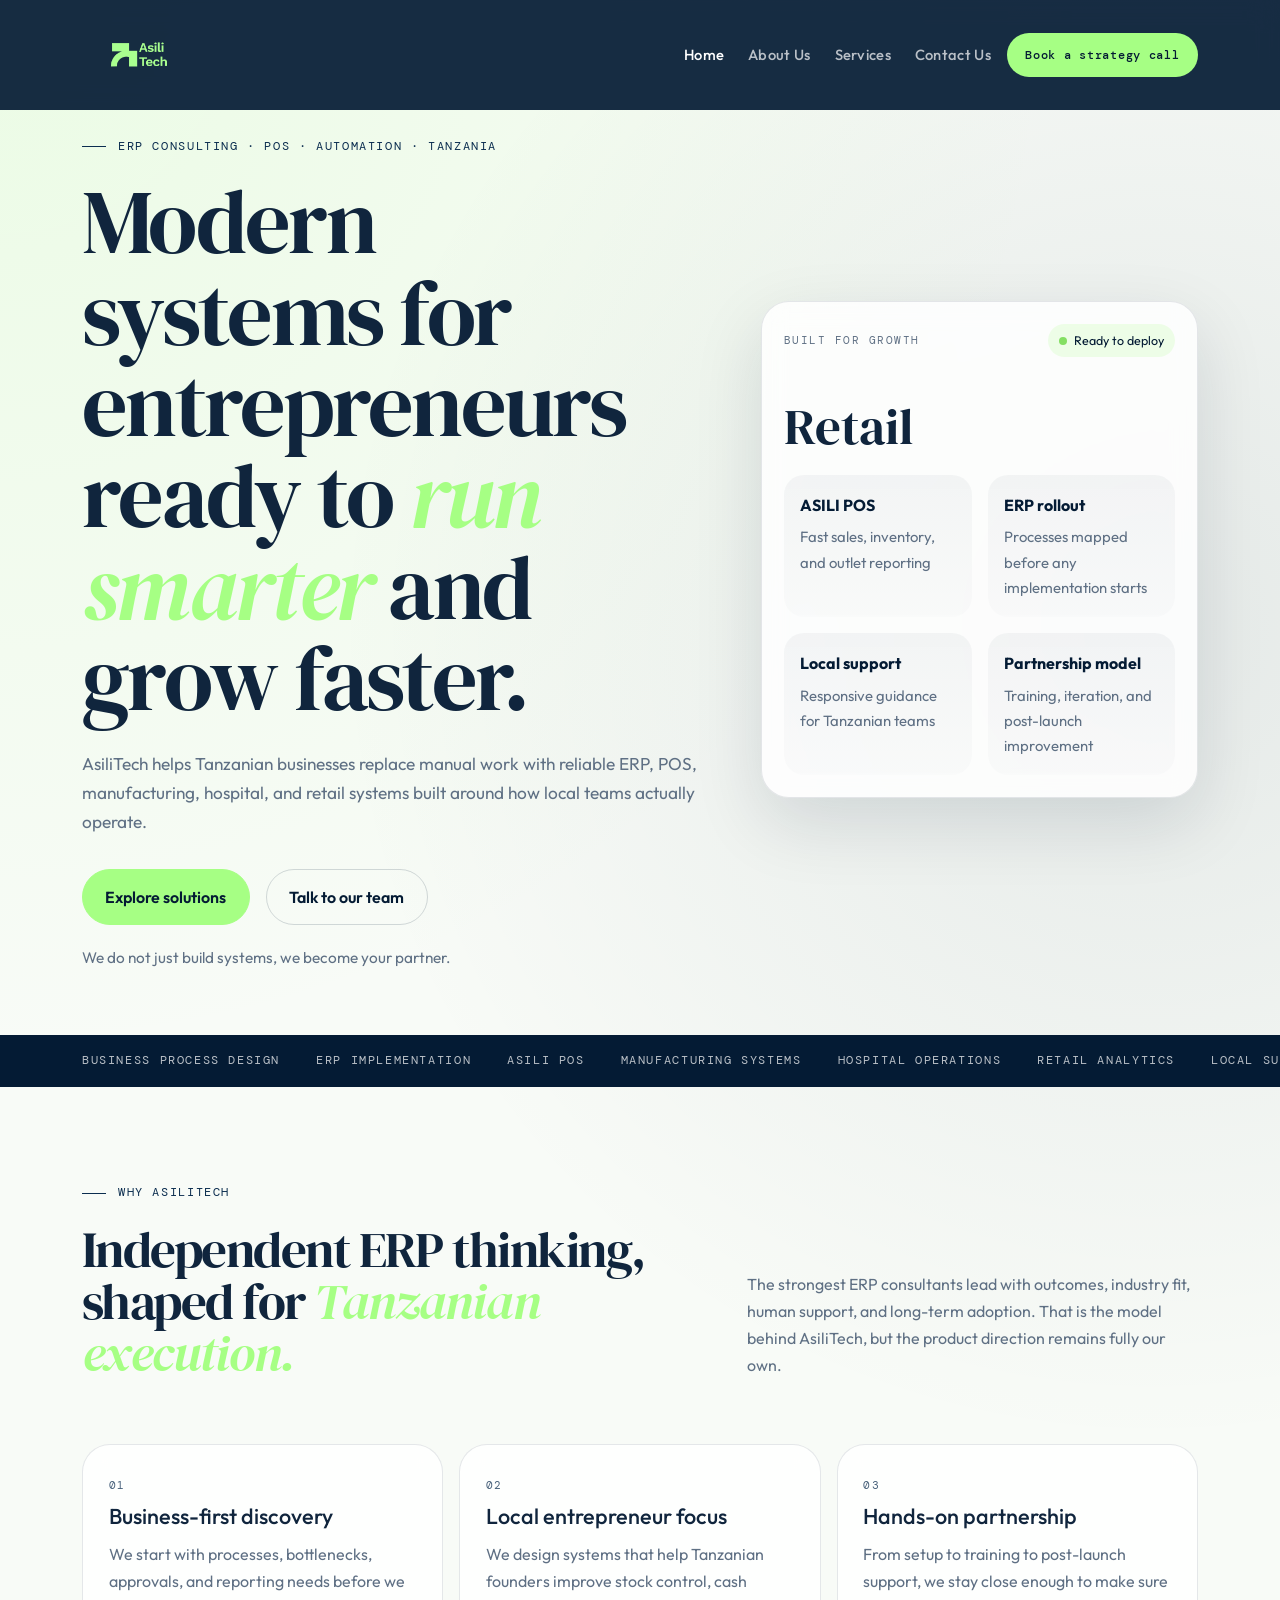
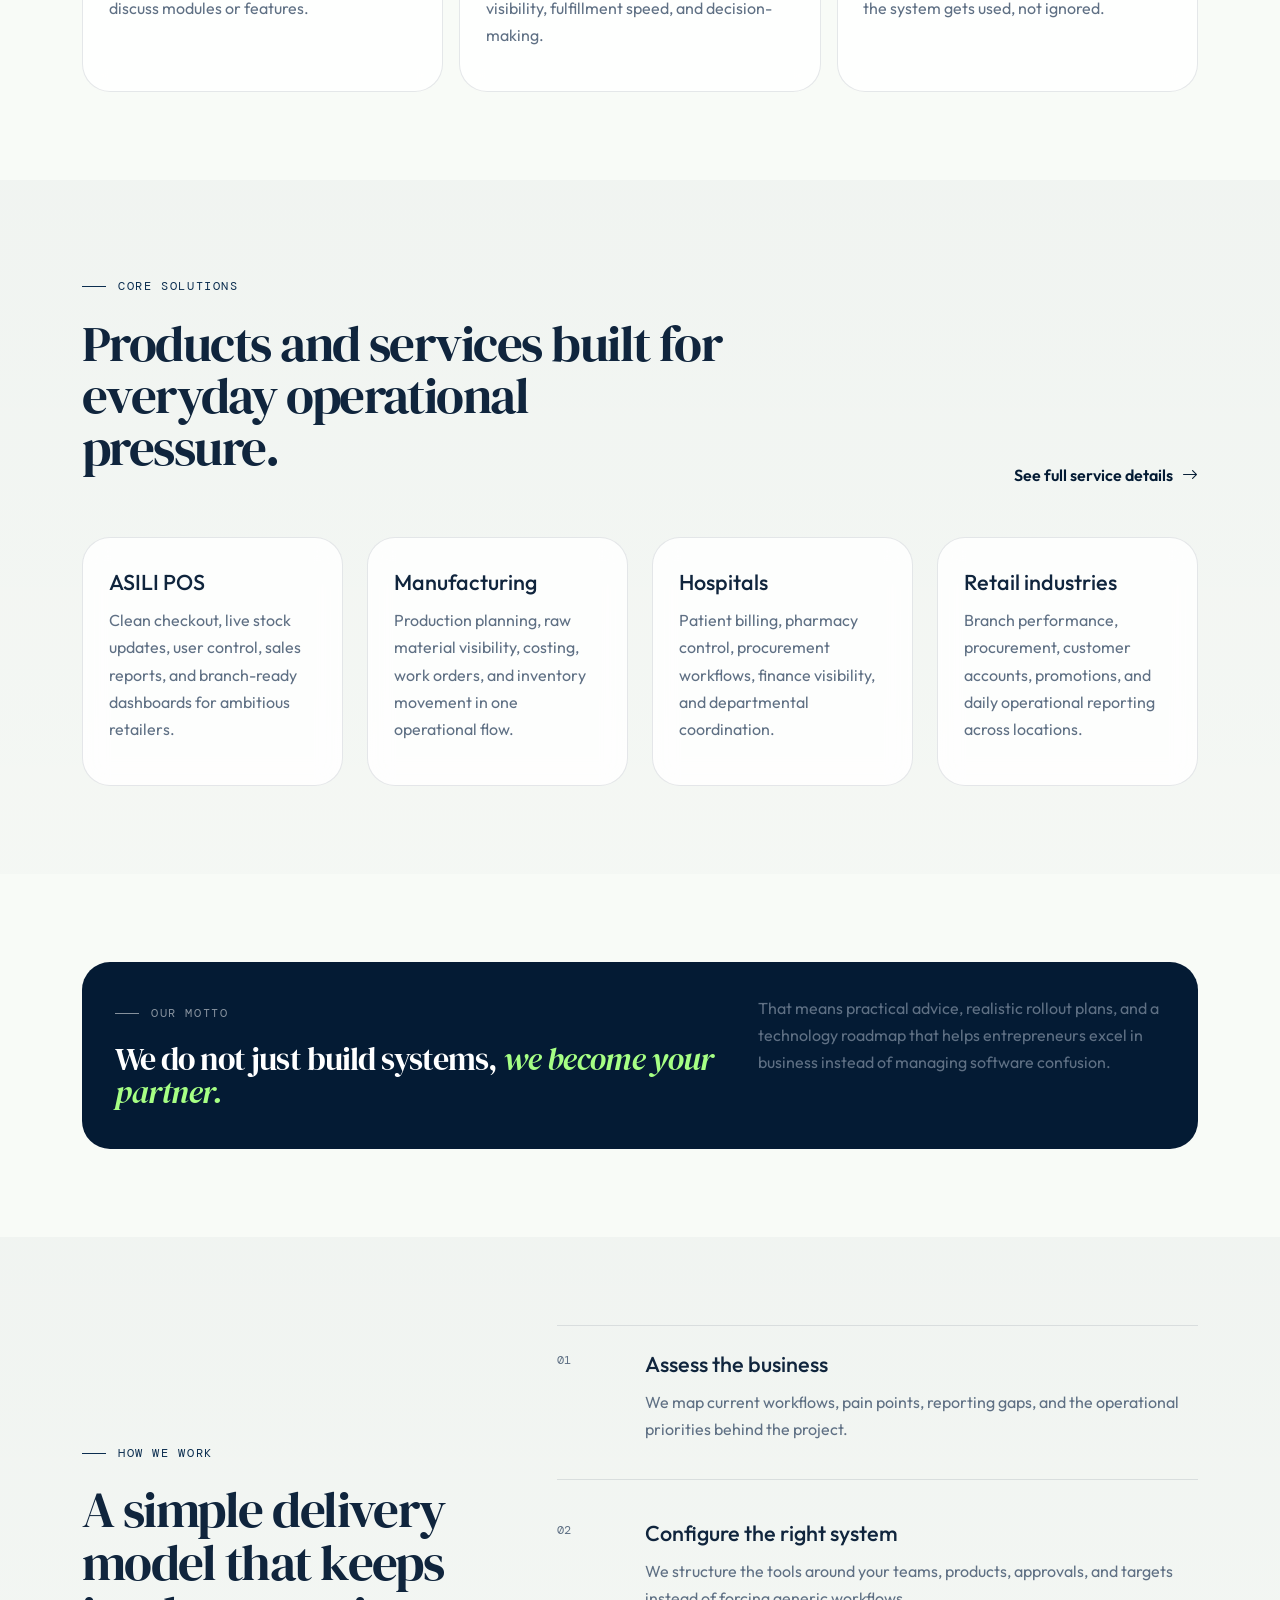
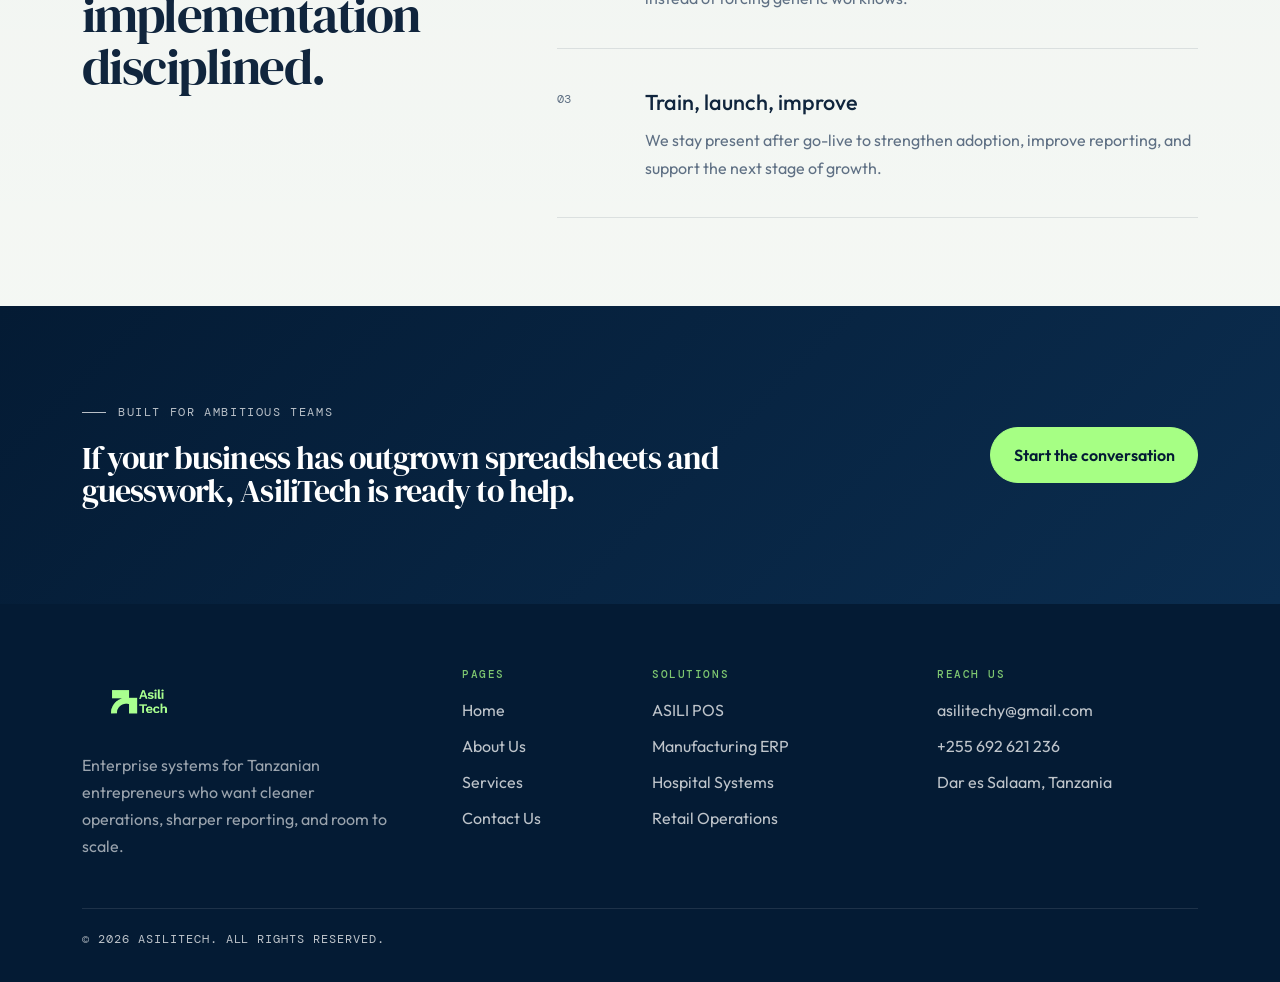
<file: index.html>
<!DOCTYPE html>
<html lang="en">
<head>
  <meta charset="UTF-8" />
  <meta name="viewport" content="width=device-width, initial-scale=1.0" />
  <title>AsiliTech | ERP Systems for Tanzanian Businesses</title>
  <meta name="description" content="AsiliTech builds modern ERP, POS, manufacturing, hospital, and retail systems for Tanzanian entrepreneurs and growth-stage businesses." />
  <link rel="icon" type="image/png" href="logos/darkthemefavicon.png" />
  <link rel="preconnect" href="https://fonts.googleapis.com" />
  <link rel="preconnect" href="https://fonts.gstatic.com" crossorigin />
  <link href="https://fonts.googleapis.com/css2?family=DM+Serif+Display:ital@0;1&family=DM+Mono:wght@400;500&family=Outfit:wght@300;400;500;600;700&display=swap" rel="stylesheet" />
  <link href="https://cdn.jsdelivr.net/npm/bootstrap@5.3.3/dist/css/bootstrap.min.css" rel="stylesheet" />
  <link rel="stylesheet" href="https://cdn.jsdelivr.net/npm/bootstrap-icons@1.11.3/font/bootstrap-icons.min.css" />
  <link rel="stylesheet" href="site.css" />
</head>
<body data-page="home">
  <nav class="navbar navbar-expand-lg fixed-top site-nav" id="siteNav">
    <div class="container">
      <a class="navbar-brand brand-lockup" href="index.html">
        <img src="logos/darkthemelogo_transparent.png" alt="AsiliTech logo" />
      </a>
      <button class="navbar-toggler" type="button" data-bs-toggle="collapse" data-bs-target="#siteNavbar" aria-controls="siteNavbar" aria-expanded="false" aria-label="Toggle navigation">
        <span class="navbar-toggler-icon"></span>
      </button>
      <div class="collapse navbar-collapse" id="siteNavbar">
        <ul class="navbar-nav ms-auto align-items-lg-center gap-lg-2">
          <li class="nav-item"><a class="nav-link" data-page-link="home" href="index.html">Home</a></li>
          <li class="nav-item"><a class="nav-link" data-page-link="about" href="about.html">About Us</a></li>
          <li class="nav-item"><a class="nav-link" data-page-link="services" href="services.html">Services</a></li>
          <li class="nav-item"><a class="nav-link" data-page-link="contact" href="contact.html">Contact Us</a></li>
          <li class="nav-item"><a class="nav-link nav-cta" href="contact.html">Book a strategy call</a></li>
        </ul>
      </div>
    </div>
  </nav>

  <main>
    <section class="hero-home">
      <div class="container">
        <div class="row align-items-center g-4 g-xl-5">
          <div class="col-lg-7">
            <span class="eyebrow reveal">ERP CONSULTING · POS · AUTOMATION · TANZANIA</span>
            <h1 class="display-title reveal reveal-delay-1">Modern systems for entrepreneurs ready to <em>run smarter</em> and grow faster.</h1>
            <p class="lead-copy reveal reveal-delay-2">AsiliTech helps Tanzanian businesses replace manual work with reliable ERP, POS, manufacturing, hospital, and retail systems built around how local teams actually operate.</p>
            <div class="hero-actions reveal reveal-delay-3">
              <a class="btn btn-brand" href="services.html">Explore solutions</a>
              <a class="btn btn-outline-brand" href="contact.html">Talk to our team</a>
            </div>
            <div class="hero-mini-note reveal reveal-delay-4">We do not just build systems, we become your partner.</div>
          </div>
          <div class="col-lg-5">
            <div class="hero-panel reveal reveal-delay-2">
              <div class="hero-panel-top">
                <span class="micro-label">Built for growth</span>
                <span class="status-pill"><span></span> Ready to deploy</span>
              </div>
              <div class="word-stack" data-word-cycle>
                <span class="word active">Retail</span>
                <span class="word">Manufacturing</span>
                <span class="word">Hospitals</span>
                <span class="word">Distribution</span>
              </div>
              <div class="metric-grid">
                <div class="metric-card">
                  <strong>ASILI POS</strong>
                  <span>Fast sales, inventory, and outlet reporting</span>
                </div>
                <div class="metric-card">
                  <strong>ERP rollout</strong>
                  <span>Processes mapped before any implementation starts</span>
                </div>
                <div class="metric-card">
                  <strong>Local support</strong>
                  <span>Responsive guidance for Tanzanian teams</span>
                </div>
                <div class="metric-card">
                  <strong>Partnership model</strong>
                  <span>Training, iteration, and post-launch improvement</span>
                </div>
              </div>
            </div>
          </div>
        </div>
      </div>
    </section>

    <section class="band-strip">
      <div class="container">
        <div class="band-track">
          <span>Business process design</span>
          <span>ERP implementation</span>
          <span>ASILI POS</span>
          <span>Manufacturing systems</span>
          <span>Hospital operations</span>
          <span>Retail analytics</span>
          <span>Local support</span>
        </div>
      </div>
    </section>

    <section class="section-space">
      <div class="container">
        <div class="row g-4 align-items-end mb-4 mb-lg-5">
          <div class="col-lg-7">
            <span class="eyebrow reveal">Why AsiliTech</span>
            <h2 class="section-title reveal reveal-delay-1">Independent ERP thinking, shaped for <em>Tanzanian execution.</em></h2>
          </div>
          <div class="col-lg-5">
            <p class="section-copy reveal reveal-delay-2">The strongest ERP consultants lead with outcomes, industry fit, human support, and long-term adoption. That is the model behind AsiliTech, but the product direction remains fully our own.</p>
          </div>
        </div>
        <div class="feature-grid">
          <article class="feature-card reveal">
            <span class="card-index">01</span>
            <h3>Business-first discovery</h3>
            <p>We start with processes, bottlenecks, approvals, and reporting needs before we discuss modules or features.</p>
          </article>
          <article class="feature-card reveal reveal-delay-1">
            <span class="card-index">02</span>
            <h3>Local entrepreneur focus</h3>
            <p>We design systems that help Tanzanian founders improve stock control, cash visibility, fulfillment speed, and decision-making.</p>
          </article>
          <article class="feature-card reveal reveal-delay-2">
            <span class="card-index">03</span>
            <h3>Hands-on partnership</h3>
            <p>From setup to training to post-launch support, we stay close enough to make sure the system gets used, not ignored.</p>
          </article>
        </div>
      </div>
    </section>

    <section class="section-space surface-muted">
      <div class="container">
        <div class="row g-4 align-items-end mb-4 mb-lg-5">
          <div class="col-lg-7">
            <span class="eyebrow reveal">Core solutions</span>
            <h2 class="section-title reveal reveal-delay-1">Products and services built for everyday operational pressure.</h2>
          </div>
          <div class="col-lg-5 text-lg-end reveal reveal-delay-2">
            <a class="text-link" href="services.html">See full service details <i class="bi bi-arrow-right"></i></a>
          </div>
        </div>
        <div class="row g-4">
          <div class="col-md-6 col-xl-3">
            <article class="solution-card reveal">
              <h3>ASILI POS</h3>
              <p>Clean checkout, live stock updates, user control, sales reports, and branch-ready dashboards for ambitious retailers.</p>
            </article>
          </div>
          <div class="col-md-6 col-xl-3">
            <article class="solution-card reveal reveal-delay-1">
              <h3>Manufacturing</h3>
              <p>Production planning, raw material visibility, costing, work orders, and inventory movement in one operational flow.</p>
            </article>
          </div>
          <div class="col-md-6 col-xl-3">
            <article class="solution-card reveal reveal-delay-2">
              <h3>Hospitals</h3>
              <p>Patient billing, pharmacy control, procurement workflows, finance visibility, and departmental coordination.</p>
            </article>
          </div>
          <div class="col-md-6 col-xl-3">
            <article class="solution-card reveal reveal-delay-3">
              <h3>Retail industries</h3>
              <p>Branch performance, procurement, customer accounts, promotions, and daily operational reporting across locations.</p>
            </article>
          </div>
        </div>
      </div>
    </section>

    <section class="section-space">
      <div class="container">
        <div class="quote-panel reveal">
          <div>
            <span class="eyebrow on-dark">Our motto</span>
            <h2>We do not just build systems, <em>we become your partner.</em></h2>
          </div>
          <p>That means practical advice, realistic rollout plans, and a technology roadmap that helps entrepreneurs excel in business instead of managing software confusion.</p>
        </div>
      </div>
    </section>

    <section class="section-space surface-muted">
      <div class="container">
        <div class="row g-4 align-items-center">
          <div class="col-lg-5">
            <span class="eyebrow reveal">How we work</span>
            <h2 class="section-title reveal reveal-delay-1">A simple delivery model that keeps implementation disciplined.</h2>
          </div>
          <div class="col-lg-7">
            <div class="timeline-list">
              <div class="timeline-item reveal">
                <span>01</span>
                <div>
                  <h3>Assess the business</h3>
                  <p>We map current workflows, pain points, reporting gaps, and the operational priorities behind the project.</p>
                </div>
              </div>
              <div class="timeline-item reveal reveal-delay-1">
                <span>02</span>
                <div>
                  <h3>Configure the right system</h3>
                  <p>We structure the tools around your teams, products, approvals, and targets instead of forcing generic workflows.</p>
                </div>
              </div>
              <div class="timeline-item reveal reveal-delay-2">
                <span>03</span>
                <div>
                  <h3>Train, launch, improve</h3>
                  <p>We stay present after go-live to strengthen adoption, improve reporting, and support the next stage of growth.</p>
                </div>
              </div>
            </div>
          </div>
        </div>
      </div>
    </section>

    <section class="section-space cta-block">
      <div class="container">
        <div class="row align-items-center g-4">
          <div class="col-lg-8">
            <span class="eyebrow on-dark reveal">Built for ambitious teams</span>
            <h2 class="cta-title reveal reveal-delay-1">If your business has outgrown spreadsheets and guesswork, AsiliTech is ready to help.</h2>
          </div>
          <div class="col-lg-4 text-lg-end reveal reveal-delay-2">
            <a class="btn btn-brand" href="contact.html">Start the conversation</a>
          </div>
        </div>
      </div>
    </section>
  </main>

  <footer class="site-footer">
    <div class="container">
      <div class="row g-4">
        <div class="col-lg-4">
          <img class="footer-logo" src="logos/darkthemelogo_transparent.png" alt="AsiliTech logo" />
          <p class="footer-copy-text">Enterprise systems for Tanzanian entrepreneurs who want cleaner operations, sharper reporting, and room to scale.</p>
        </div>
        <div class="col-6 col-lg-2">
          <h3>Pages</h3>
          <ul>
            <li><a href="index.html">Home</a></li>
            <li><a href="about.html">About Us</a></li>
            <li><a href="services.html">Services</a></li>
            <li><a href="contact.html">Contact Us</a></li>
          </ul>
        </div>
        <div class="col-6 col-lg-3">
          <h3>Solutions</h3>
          <ul>
            <li><a href="services.html">ASILI POS</a></li>
            <li><a href="services.html">Manufacturing ERP</a></li>
            <li><a href="services.html">Hospital Systems</a></li>
            <li><a href="services.html">Retail Operations</a></li>
          </ul>
        </div>
        <div class="col-lg-3">
          <h3>Reach us</h3>
          <ul>
            <li><a href="mailto:hello@asilitech.co">asilitechy@gmail.com</a></li>
            <li><a href="tel:+255700000000">+255 692 621 236</a></li>
            <li>Dar es Salaam, Tanzania</li>
          </ul>
        </div>
      </div>
      <div class="footer-bottom">
        <span>© <span data-year></span> AsiliTech. All rights reserved.</span>
      </div>
    </div>
  </footer>

  <script src="https://cdn.jsdelivr.net/npm/bootstrap@5.3.3/dist/js/bootstrap.bundle.min.js"></script>
  <script src="site.js"></script>
</body>
</html>
</file>
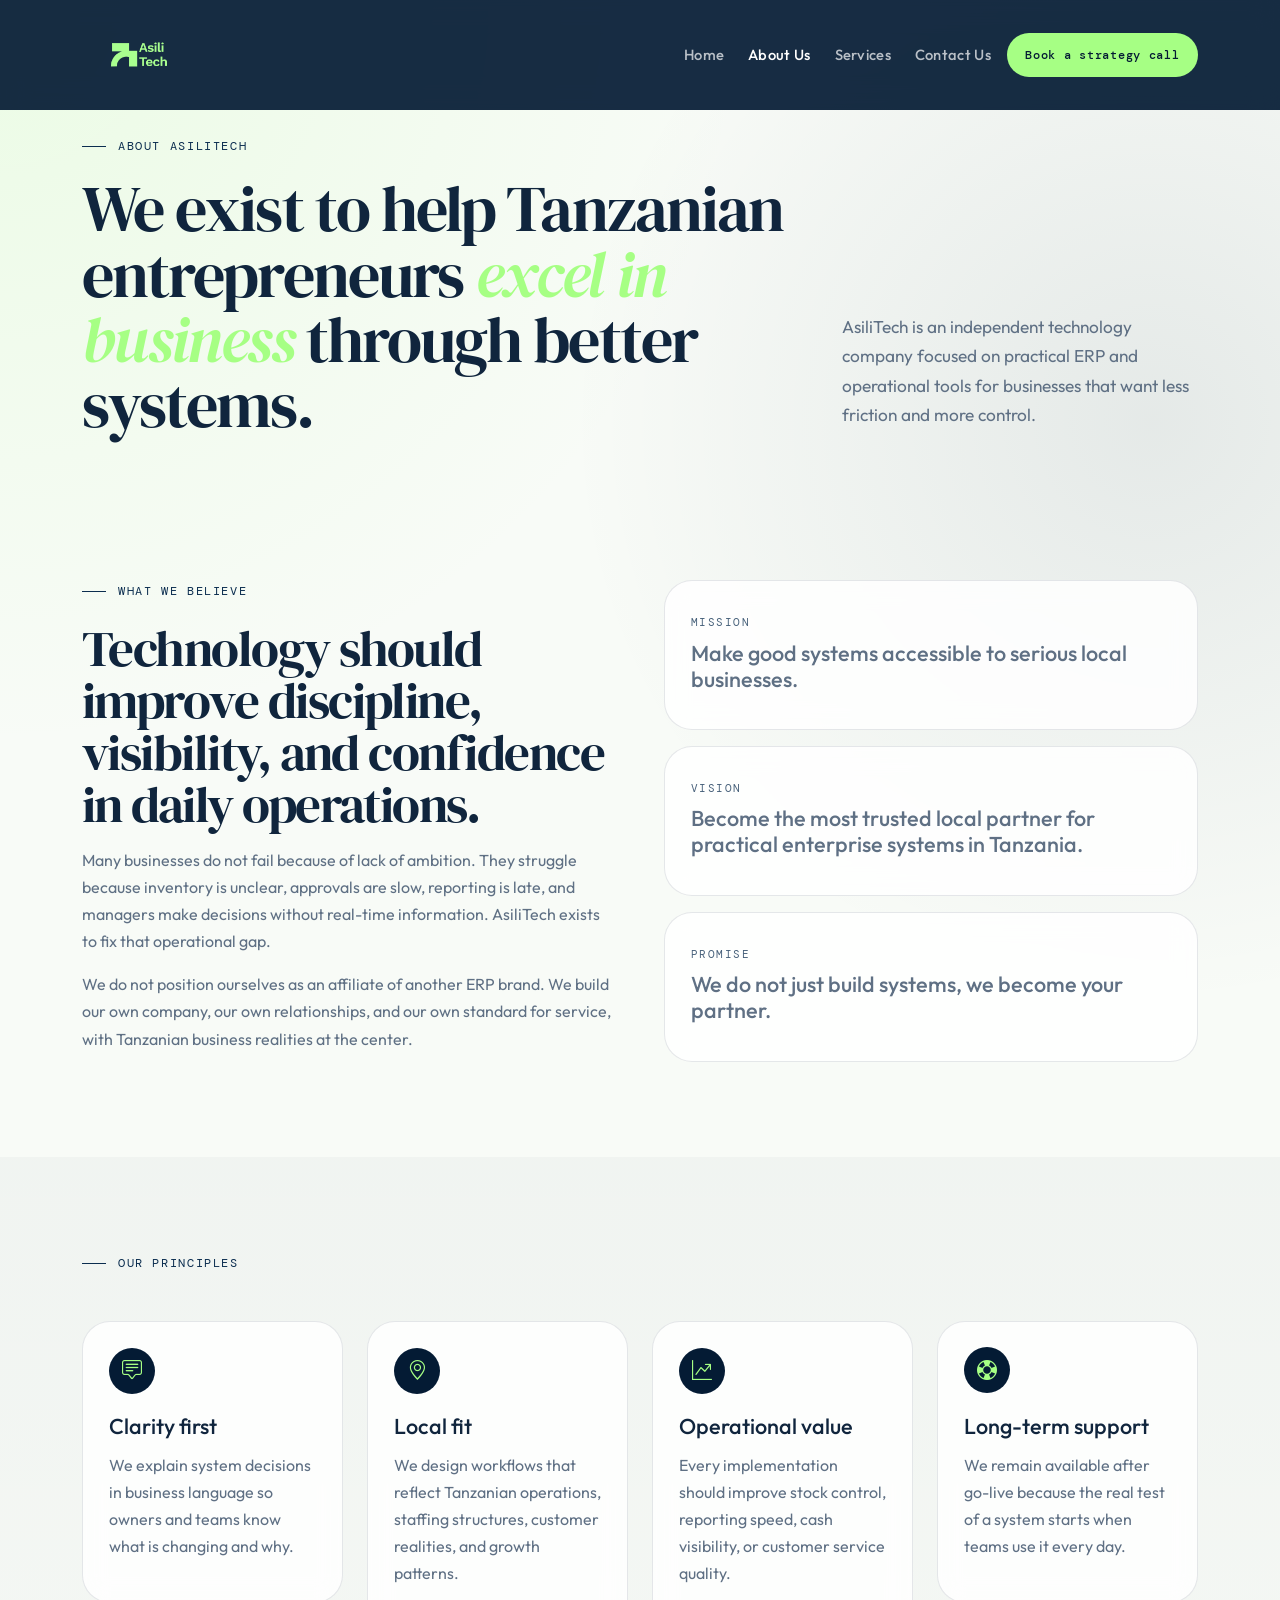
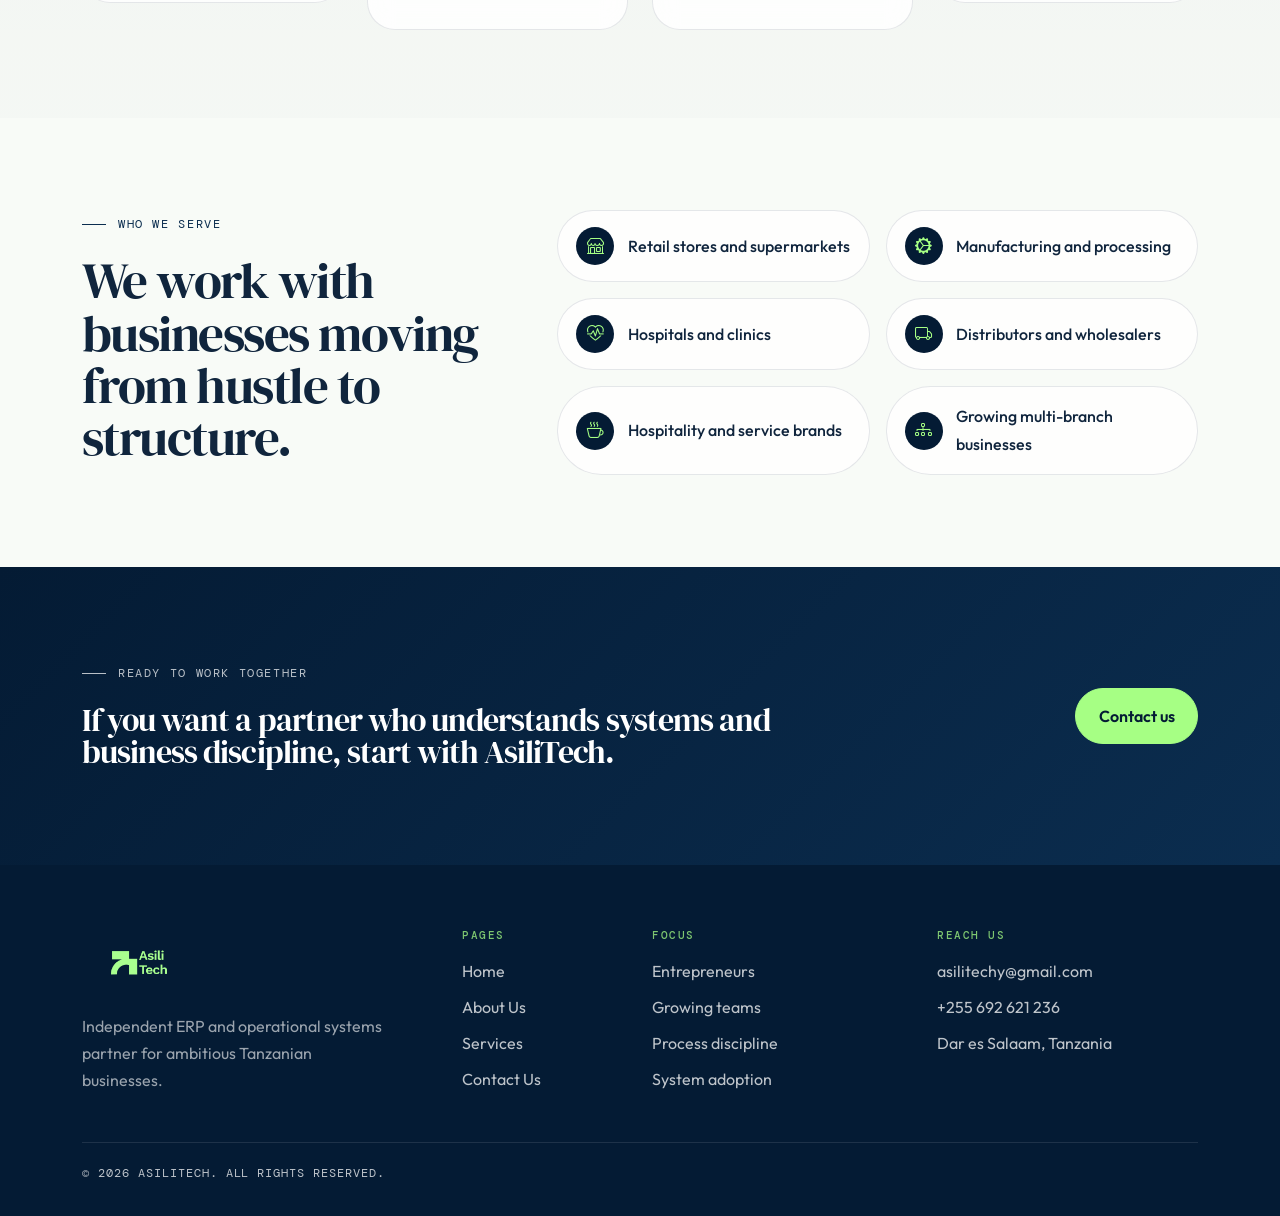
<file: about.html>
<!DOCTYPE html>
<html lang="en">
<head>
  <meta charset="UTF-8" />
  <meta name="viewport" content="width=device-width, initial-scale=1.0" />
  <title>About AsiliTech | Local ERP Partner</title>
  <meta name="description" content="Learn how AsiliTech helps Tanzanian entrepreneurs excel through practical ERP, POS, and operational systems." />
  <link rel="icon" type="image/png" href="logos/darkthemefavicon.png" />
  <link rel="preconnect" href="https://fonts.googleapis.com" />
  <link rel="preconnect" href="https://fonts.gstatic.com" crossorigin />
  <link href="https://fonts.googleapis.com/css2?family=DM+Serif+Display:ital@0;1&family=DM+Mono:wght@400;500&family=Outfit:wght@300;400;500;600;700&display=swap" rel="stylesheet" />
  <link href="https://cdn.jsdelivr.net/npm/bootstrap@5.3.3/dist/css/bootstrap.min.css" rel="stylesheet" />
  <link rel="stylesheet" href="https://cdn.jsdelivr.net/npm/bootstrap-icons@1.11.3/font/bootstrap-icons.min.css" />
  <link rel="stylesheet" href="site.css" />
</head>
<body data-page="about">
  <nav class="navbar navbar-expand-lg fixed-top site-nav" id="siteNav">
    <div class="container">
      <a class="navbar-brand brand-lockup" href="index.html">
        <img src="logos/darkthemelogo_transparent.png" alt="AsiliTech logo" />
      </a>
      <button class="navbar-toggler" type="button" data-bs-toggle="collapse" data-bs-target="#siteNavbar" aria-controls="siteNavbar" aria-expanded="false" aria-label="Toggle navigation">
        <span class="navbar-toggler-icon"></span>
      </button>
      <div class="collapse navbar-collapse" id="siteNavbar">
        <ul class="navbar-nav ms-auto align-items-lg-center gap-lg-2">
          <li class="nav-item"><a class="nav-link" data-page-link="home" href="index.html">Home</a></li>
          <li class="nav-item"><a class="nav-link" data-page-link="about" href="about.html">About Us</a></li>
          <li class="nav-item"><a class="nav-link" data-page-link="services" href="services.html">Services</a></li>
          <li class="nav-item"><a class="nav-link" data-page-link="contact" href="contact.html">Contact Us</a></li>
          <li class="nav-item"><a class="nav-link nav-cta" href="contact.html">Book a strategy call</a></li>
        </ul>
      </div>
    </div>
  </nav>

  <main>
    <section class="page-hero">
      <div class="container">
        <div class="row g-4 align-items-end">
          <div class="col-lg-8">
            <span class="eyebrow reveal">About AsiliTech</span>
            <h1 class="page-title reveal reveal-delay-1">We exist to help Tanzanian entrepreneurs <em>excel in business</em> through better systems.</h1>
          </div>
          <div class="col-lg-4">
            <p class="page-copy reveal reveal-delay-2">AsiliTech is an independent technology company focused on practical ERP and operational tools for businesses that want less friction and more control.</p>
          </div>
        </div>
      </div>
    </section>

    <section class="section-space">
      <div class="container">
        <div class="row g-4 g-lg-5 align-items-center">
          <div class="col-lg-6">
            <span class="eyebrow reveal">What we believe</span>
            <h2 class="section-title reveal reveal-delay-1">Technology should improve discipline, visibility, and confidence in daily operations.</h2>
            <p class="section-copy reveal reveal-delay-2">Many businesses do not fail because of lack of ambition. They struggle because inventory is unclear, approvals are slow, reporting is late, and managers make decisions without real-time information. AsiliTech exists to fix that operational gap.</p>
            <p class="section-copy reveal reveal-delay-3">We do not position ourselves as an affiliate of another ERP brand. We build our own company, our own relationships, and our own standard for service, with Tanzanian business realities at the center.</p>
          </div>
          <div class="col-lg-6">
            <div class="stacked-cards">
              <article class="info-card reveal">
                <span class="card-index">Mission</span>
                <h3>Make good systems accessible to serious local businesses.</h3>
              </article>
              <article class="info-card reveal reveal-delay-1">
                <span class="card-index">Vision</span>
                <h3>Become the most trusted local partner for practical enterprise systems in Tanzania.</h3>
              </article>
              <article class="info-card reveal reveal-delay-2">
                <span class="card-index">Promise</span>
                <h3>We do not just build systems, we become your partner.</h3>
              </article>
            </div>
          </div>
        </div>
      </div>
    </section>

    <section class="section-space surface-muted">
      <div class="container">
        <span class="eyebrow reveal">Our principles</span>
        <div class="row g-4 mt-1">
          <div class="col-md-6 col-xl-3">
            <article class="solution-card reveal">
              <span class="icon-badge"><i class="bi bi-chat-square-text"></i></span>
              <h3>Clarity first</h3>
              <p>We explain system decisions in business language so owners and teams know what is changing and why.</p>
            </article>
          </div>
          <div class="col-md-6 col-xl-3">
            <article class="solution-card reveal reveal-delay-1">
              <span class="icon-badge"><i class="bi bi-geo-alt"></i></span>
              <h3>Local fit</h3>
              <p>We design workflows that reflect Tanzanian operations, staffing structures, customer realities, and growth patterns.</p>
            </article>
          </div>
          <div class="col-md-6 col-xl-3">
            <article class="solution-card reveal reveal-delay-2">
              <span class="icon-badge"><i class="bi bi-graph-up-arrow"></i></span>
              <h3>Operational value</h3>
              <p>Every implementation should improve stock control, reporting speed, cash visibility, or customer service quality.</p>
            </article>
          </div>
          <div class="col-md-6 col-xl-3">
            <article class="solution-card reveal reveal-delay-3">
              <span class="icon-badge"><i class="bi bi-life-preserver"></i></span>
              <h3>Long-term support</h3>
              <p>We remain available after go-live because the real test of a system starts when teams use it every day.</p>
            </article>
          </div>
        </div>
      </div>
    </section>

    <section class="section-space">
      <div class="container">
        <div class="row g-4 align-items-center">
          <div class="col-lg-5">
            <span class="eyebrow reveal">Who we serve</span>
            <h2 class="section-title reveal reveal-delay-1">We work with businesses moving from hustle to structure.</h2>
          </div>
          <div class="col-lg-7">
            <div class="industry-grid">
              <div class="industry-chip reveal"><span class="icon-badge"><i class="bi bi-shop"></i></span>Retail stores and supermarkets</div>
              <div class="industry-chip reveal reveal-delay-1"><span class="icon-badge"><i class="bi bi-gear-wide-connected"></i></span>Manufacturing and processing</div>
              <div class="industry-chip reveal reveal-delay-2"><span class="icon-badge"><i class="bi bi-heart-pulse"></i></span>Hospitals and clinics</div>
              <div class="industry-chip reveal reveal-delay-3"><span class="icon-badge"><i class="bi bi-truck"></i></span>Distributors and wholesalers</div>
              <div class="industry-chip reveal"><span class="icon-badge"><i class="bi bi-cup-hot"></i></span>Hospitality and service brands</div>
              <div class="industry-chip reveal reveal-delay-1"><span class="icon-badge"><i class="bi bi-diagram-3"></i></span>Growing multi-branch businesses</div>
            </div>
          </div>
        </div>
      </div>
    </section>

    <section class="section-space cta-block">
      <div class="container">
        <div class="row align-items-center g-4">
          <div class="col-lg-8">
            <span class="eyebrow on-dark reveal">Ready to work together</span>
            <h2 class="cta-title reveal reveal-delay-1">If you want a partner who understands systems and business discipline, start with AsiliTech.</h2>
          </div>
          <div class="col-lg-4 text-lg-end reveal reveal-delay-2">
            <a class="btn btn-brand" href="contact.html">Contact us</a>
          </div>
        </div>
      </div>
    </section>
  </main>

  <footer class="site-footer">
    <div class="container">
      <div class="row g-4">
        <div class="col-lg-4">
          <img class="footer-logo" src="logos/darkthemelogo_transparent.png" alt="AsiliTech logo" />
          <p class="footer-copy-text">Independent ERP and operational systems partner for ambitious Tanzanian businesses.</p>
        </div>
        <div class="col-6 col-lg-2">
          <h3>Pages</h3>
          <ul>
            <li><a href="index.html">Home</a></li>
            <li><a href="about.html">About Us</a></li>
            <li><a href="services.html">Services</a></li>
            <li><a href="contact.html">Contact Us</a></li>
          </ul>
        </div>
        <div class="col-6 col-lg-3">
          <h3>Focus</h3>
          <ul>
            <li>Entrepreneurs</li>
            <li>Growing teams</li>
            <li>Process discipline</li>
            <li>System adoption</li>
          </ul>
        </div>
        <div class="col-lg-3">
          <h3>Reach us</h3>
          <ul>
            <li><a href="mailto:hello@asilitech.co">asilitechy@gmail.com</a></li>
            <li><a href="tel:+255700000000">+255 692 621 236</a></li>
            <li>Dar es Salaam, Tanzania</li>
          </ul>
        </div>
      </div>
      <div class="footer-bottom">
        <span>© <span data-year></span> AsiliTech. All rights reserved.</span>
      </div>
    </div>
  </footer>

  <script src="https://cdn.jsdelivr.net/npm/bootstrap@5.3.3/dist/js/bootstrap.bundle.min.js"></script>
  <script src="site.js"></script>
</body>
</html>
</file>
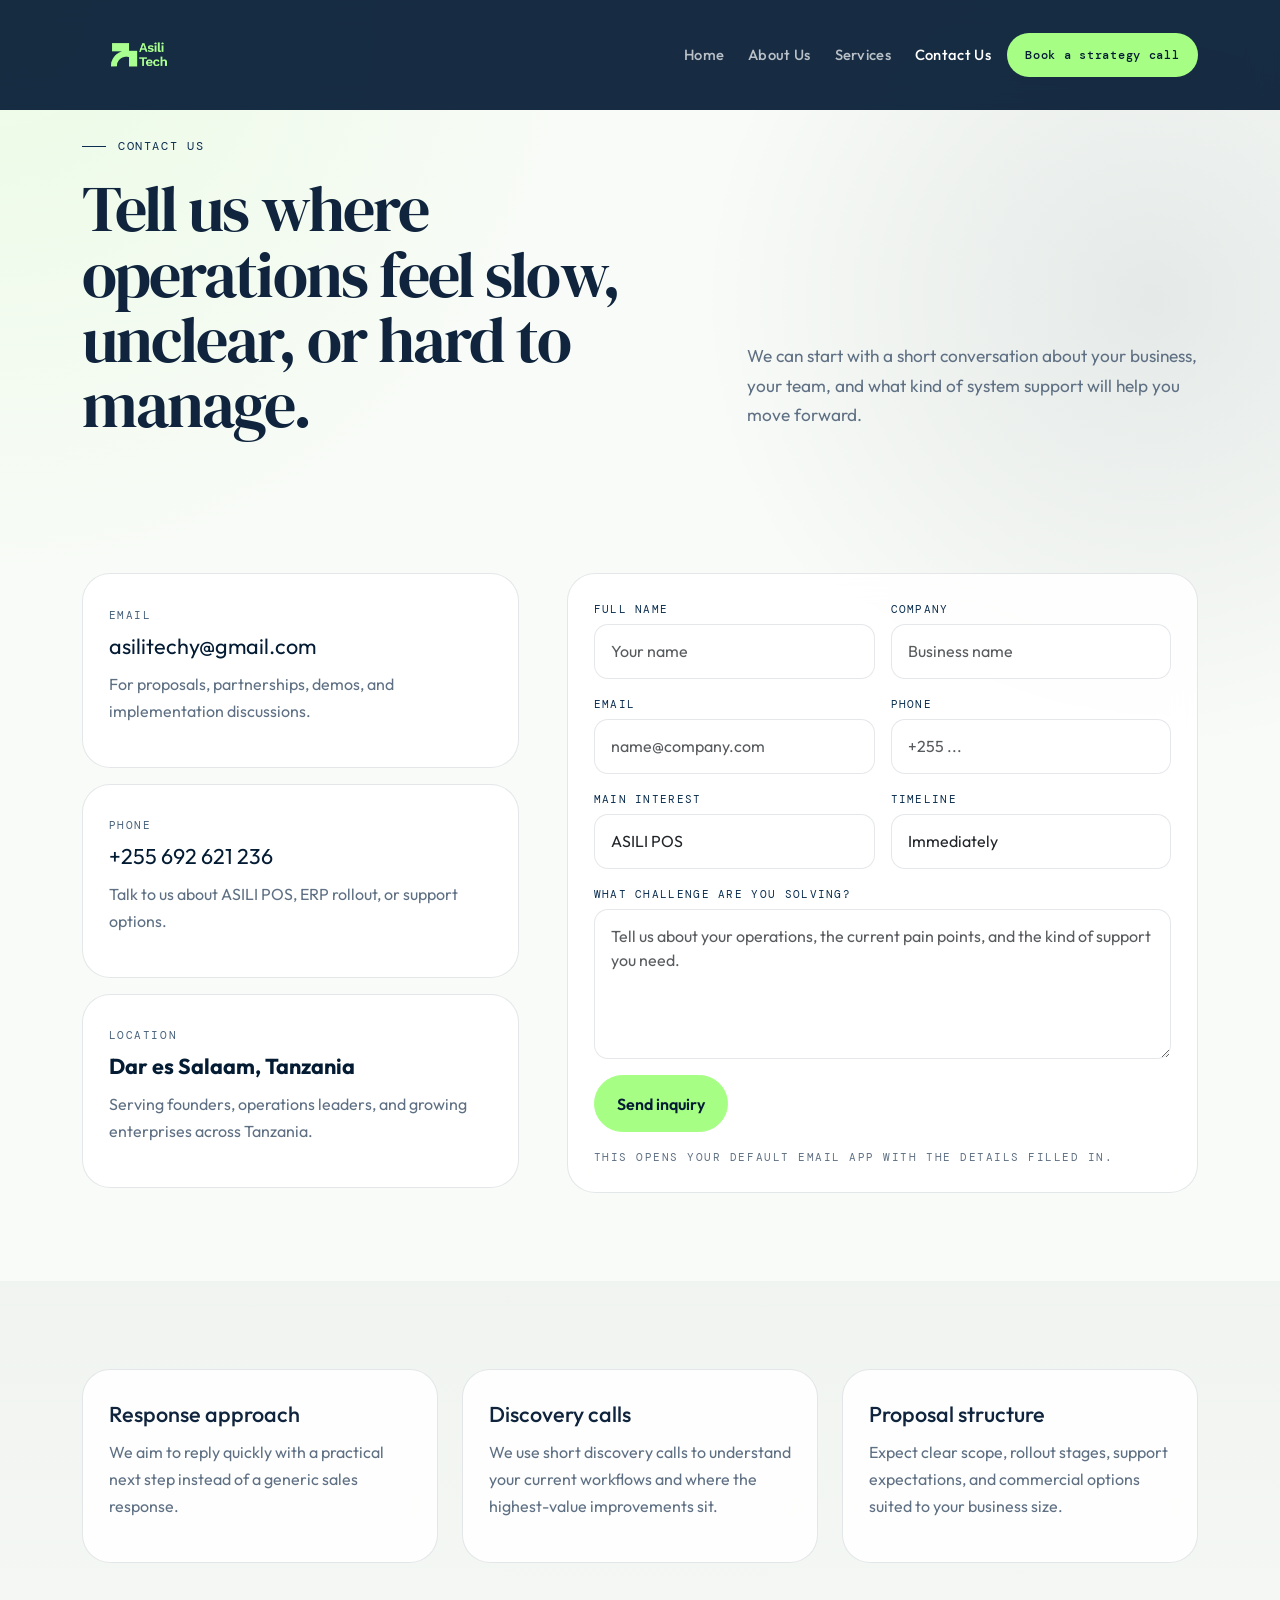
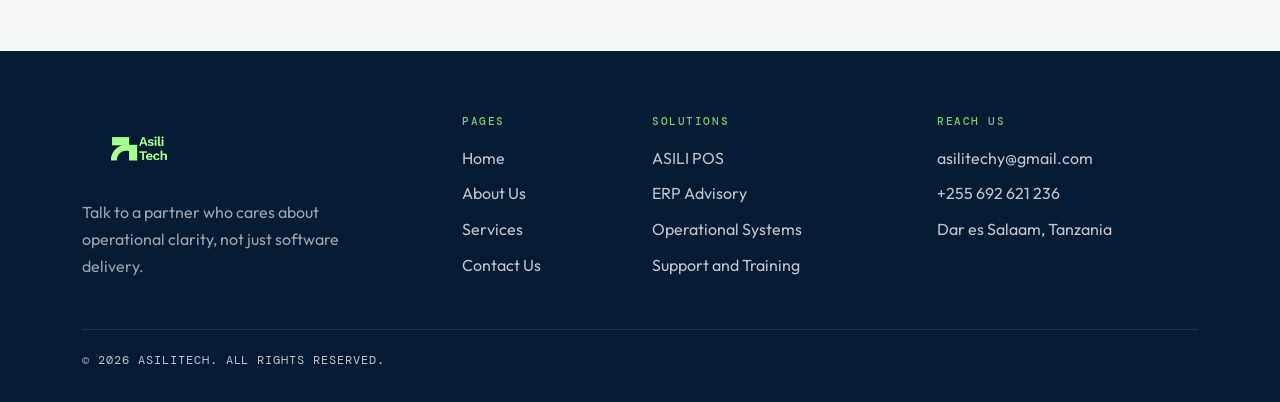
<file: contact.html>
<!DOCTYPE html>
<html lang="en">
<head>
  <meta charset="UTF-8" />
  <meta name="viewport" content="width=device-width, initial-scale=1.0" />
  <title>Contact AsiliTech</title>
  <meta name="description" content="Contact AsiliTech for ERP consulting, ASILI POS, manufacturing systems, hospital operations, or retail system implementation." />
  <link rel="icon" type="image/png" href="logos/darkthemefavicon.png" />
  <link rel="preconnect" href="https://fonts.googleapis.com" />
  <link rel="preconnect" href="https://fonts.gstatic.com" crossorigin />
  <link href="https://fonts.googleapis.com/css2?family=DM+Serif+Display:ital@0;1&family=DM+Mono:wght@400;500&family=Outfit:wght@300;400;500;600;700&display=swap" rel="stylesheet" />
  <link href="https://cdn.jsdelivr.net/npm/bootstrap@5.3.3/dist/css/bootstrap.min.css" rel="stylesheet" />
  <link rel="stylesheet" href="https://cdn.jsdelivr.net/npm/bootstrap-icons@1.11.3/font/bootstrap-icons.min.css" />
  <link rel="stylesheet" href="site.css" />
</head>
<body data-page="contact">
  <nav class="navbar navbar-expand-lg fixed-top site-nav" id="siteNav">
    <div class="container">
      <a class="navbar-brand brand-lockup" href="index.html">
        <img src="logos/darkthemelogo_transparent.png" alt="AsiliTech logo" />
      </a>
      <button class="navbar-toggler" type="button" data-bs-toggle="collapse" data-bs-target="#siteNavbar" aria-controls="siteNavbar" aria-expanded="false" aria-label="Toggle navigation">
        <span class="navbar-toggler-icon"></span>
      </button>
      <div class="collapse navbar-collapse" id="siteNavbar">
        <ul class="navbar-nav ms-auto align-items-lg-center gap-lg-2">
          <li class="nav-item"><a class="nav-link" data-page-link="home" href="index.html">Home</a></li>
          <li class="nav-item"><a class="nav-link" data-page-link="about" href="about.html">About Us</a></li>
          <li class="nav-item"><a class="nav-link" data-page-link="services" href="services.html">Services</a></li>
          <li class="nav-item"><a class="nav-link" data-page-link="contact" href="contact.html">Contact Us</a></li>
          <li class="nav-item"><a class="nav-link nav-cta" href="contact.html">Book a strategy call</a></li>
        </ul>
      </div>
    </div>
  </nav>

  <main>
    <section class="page-hero">
      <div class="container">
        <div class="row g-4 align-items-end">
          <div class="col-lg-7">
            <span class="eyebrow reveal">Contact us</span>
            <h1 class="page-title reveal reveal-delay-1">Tell us where operations feel slow, unclear, or hard to manage.</h1>
          </div>
          <div class="col-lg-5">
            <p class="page-copy reveal reveal-delay-2">We can start with a short conversation about your business, your team, and what kind of system support will help you move forward.</p>
          </div>
        </div>
      </div>
    </section>

    <section class="section-space">
      <div class="container">
        <div class="row g-4 g-xl-5">
          <div class="col-lg-5">
            <div class="contact-stack">
              <article class="contact-card reveal">
                <span class="card-index">Email</span>
                <a href="mailto:hello@asilitech.co">asilitechy@gmail.com</a>
                <p>For proposals, partnerships, demos, and implementation discussions.</p>
              </article>
              <article class="contact-card reveal reveal-delay-1">
                <span class="card-index">Phone</span>
                <a href="tel:+255700000000">+255 692 621 236</a>
                <p>Talk to us about ASILI POS, ERP rollout, or support options.</p>
              </article>
              <article class="contact-card reveal reveal-delay-2">
                <span class="card-index">Location</span>
                <strong>Dar es Salaam, Tanzania</strong>
                <p>Serving founders, operations leaders, and growing enterprises across Tanzania.</p>
              </article>
            </div>
          </div>
          <div class="col-lg-7">
            <form class="contact-form-panel reveal reveal-delay-1" data-mail-form>
              <div class="row g-3">
                <div class="col-md-6">
                  <label for="name">Full name</label>
                  <input id="name" name="name" class="form-control" type="text" placeholder="Your name" required />
                </div>
                <div class="col-md-6">
                  <label for="company">Company</label>
                  <input id="company" name="company" class="form-control" type="text" placeholder="Business name" />
                </div>
                <div class="col-md-6">
                  <label for="email">Email</label>
                  <input id="email" name="email" class="form-control" type="email" placeholder="name@company.com" required />
                </div>
                <div class="col-md-6">
                  <label for="phone">Phone</label>
                  <input id="phone" name="phone" class="form-control" type="text" placeholder="+255 ..." />
                </div>
                <div class="col-md-6">
                  <label for="interest">Main interest</label>
                  <select id="interest" name="interest" class="form-select">
                    <option>ASILI POS</option>
                    <option>Manufacturing system</option>
                    <option>Hospital system</option>
                    <option>Retail ERP</option>
                    <option>Consulting and advisory</option>
                  </select>
                </div>
                <div class="col-md-6">
                  <label for="timeline">Timeline</label>
                  <select id="timeline" name="timeline" class="form-select">
                    <option>Immediately</option>
                    <option>Within 30 days</option>
                    <option>Within 90 days</option>
                    <option>Exploring options</option>
                  </select>
                </div>
                <div class="col-12">
                  <label for="message">What challenge are you solving?</label>
                  <textarea id="message" name="message" class="form-control" rows="5" placeholder="Tell us about your operations, the current pain points, and the kind of support you need." required></textarea>
                </div>
                <div class="col-12 d-flex flex-wrap gap-3 align-items-center">
                  <button class="btn btn-brand" type="submit">Send inquiry</button>
                  <span class="form-note">This opens your default email app with the details filled in.</span>
                </div>
              </div>
            </form>
          </div>
        </div>
      </div>
    </section>

    <section class="section-space surface-muted">
      <div class="container">
        <div class="row g-4">
          <div class="col-lg-4">
            <article class="solution-card reveal">
              <h3>Response approach</h3>
              <p>We aim to reply quickly with a practical next step instead of a generic sales response.</p>
            </article>
          </div>
          <div class="col-lg-4">
            <article class="solution-card reveal reveal-delay-1">
              <h3>Discovery calls</h3>
              <p>We use short discovery calls to understand your current workflows and where the highest-value improvements sit.</p>
            </article>
          </div>
          <div class="col-lg-4">
            <article class="solution-card reveal reveal-delay-2">
              <h3>Proposal structure</h3>
              <p>Expect clear scope, rollout stages, support expectations, and commercial options suited to your business size.</p>
            </article>
          </div>
        </div>
      </div>
    </section>
  </main>

  <footer class="site-footer">
    <div class="container">
      <div class="row g-4">
        <div class="col-lg-4">
          <img class="footer-logo" src="logos/darkthemelogo_transparent.png" alt="AsiliTech logo" />
          <p class="footer-copy-text">Talk to a partner who cares about operational clarity, not just software delivery.</p>
        </div>
        <div class="col-6 col-lg-2">
          <h3>Pages</h3>
          <ul>
            <li><a href="index.html">Home</a></li>
            <li><a href="about.html">About Us</a></li>
            <li><a href="services.html">Services</a></li>
            <li><a href="contact.html">Contact Us</a></li>
          </ul>
        </div>
        <div class="col-6 col-lg-3">
          <h3>Solutions</h3>
          <ul>
            <li>ASILI POS</li>
            <li>ERP Advisory</li>
            <li>Operational Systems</li>
            <li>Support and Training</li>
          </ul>
        </div>
        <div class="col-lg-3">
          <h3>Reach us</h3>
          <ul>
            <li><a href="mailto:hello@asilitech.co">asilitechy@gmail.com</a></li>
            <li><a href="tel:+255700000000">+255 692 621 236</a></li>
            <li>Dar es Salaam, Tanzania</li>
          </ul>
        </div>
      </div>
      <div class="footer-bottom">
        <span>© <span data-year></span> AsiliTech. All rights reserved.</span>
      </div>
    </div>
  </footer>

  <script src="https://cdn.jsdelivr.net/npm/bootstrap@5.3.3/dist/js/bootstrap.bundle.min.js"></script>
  <script src="site.js"></script>
</body>
</html>
</file>
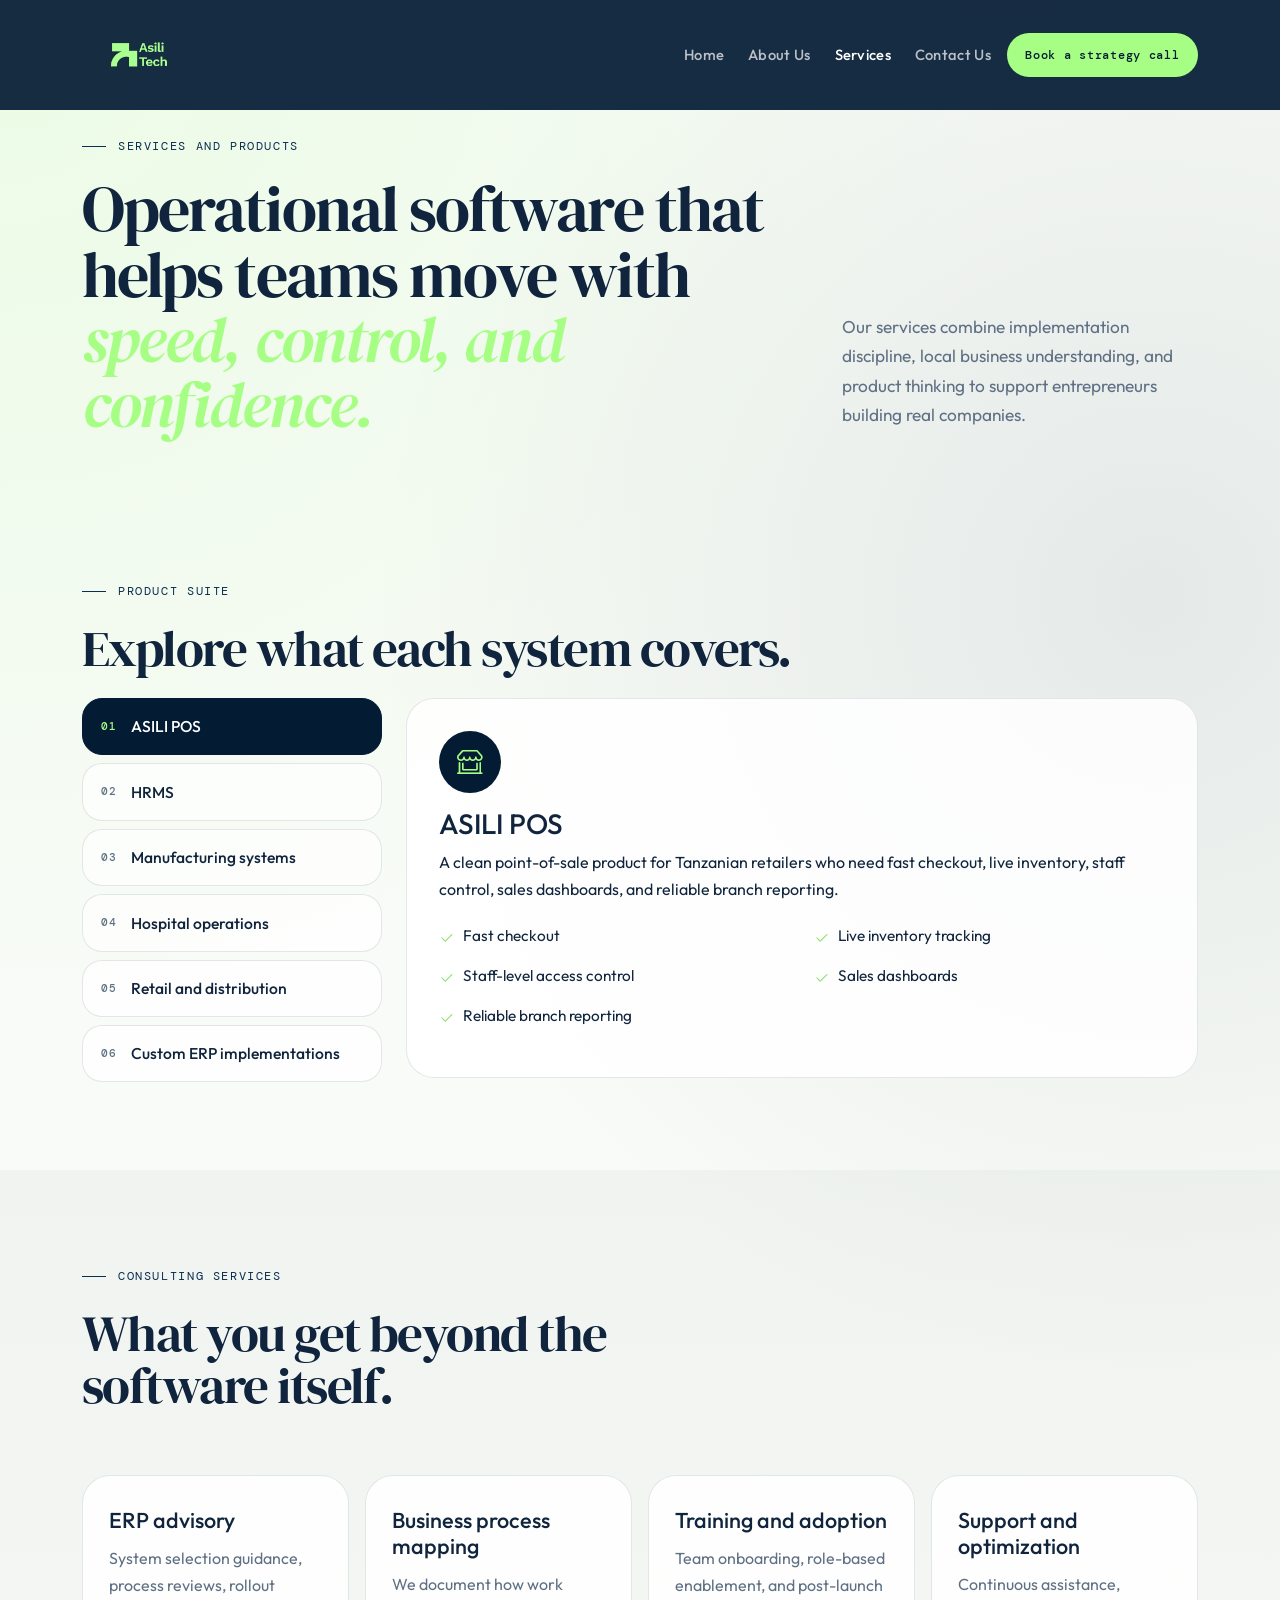
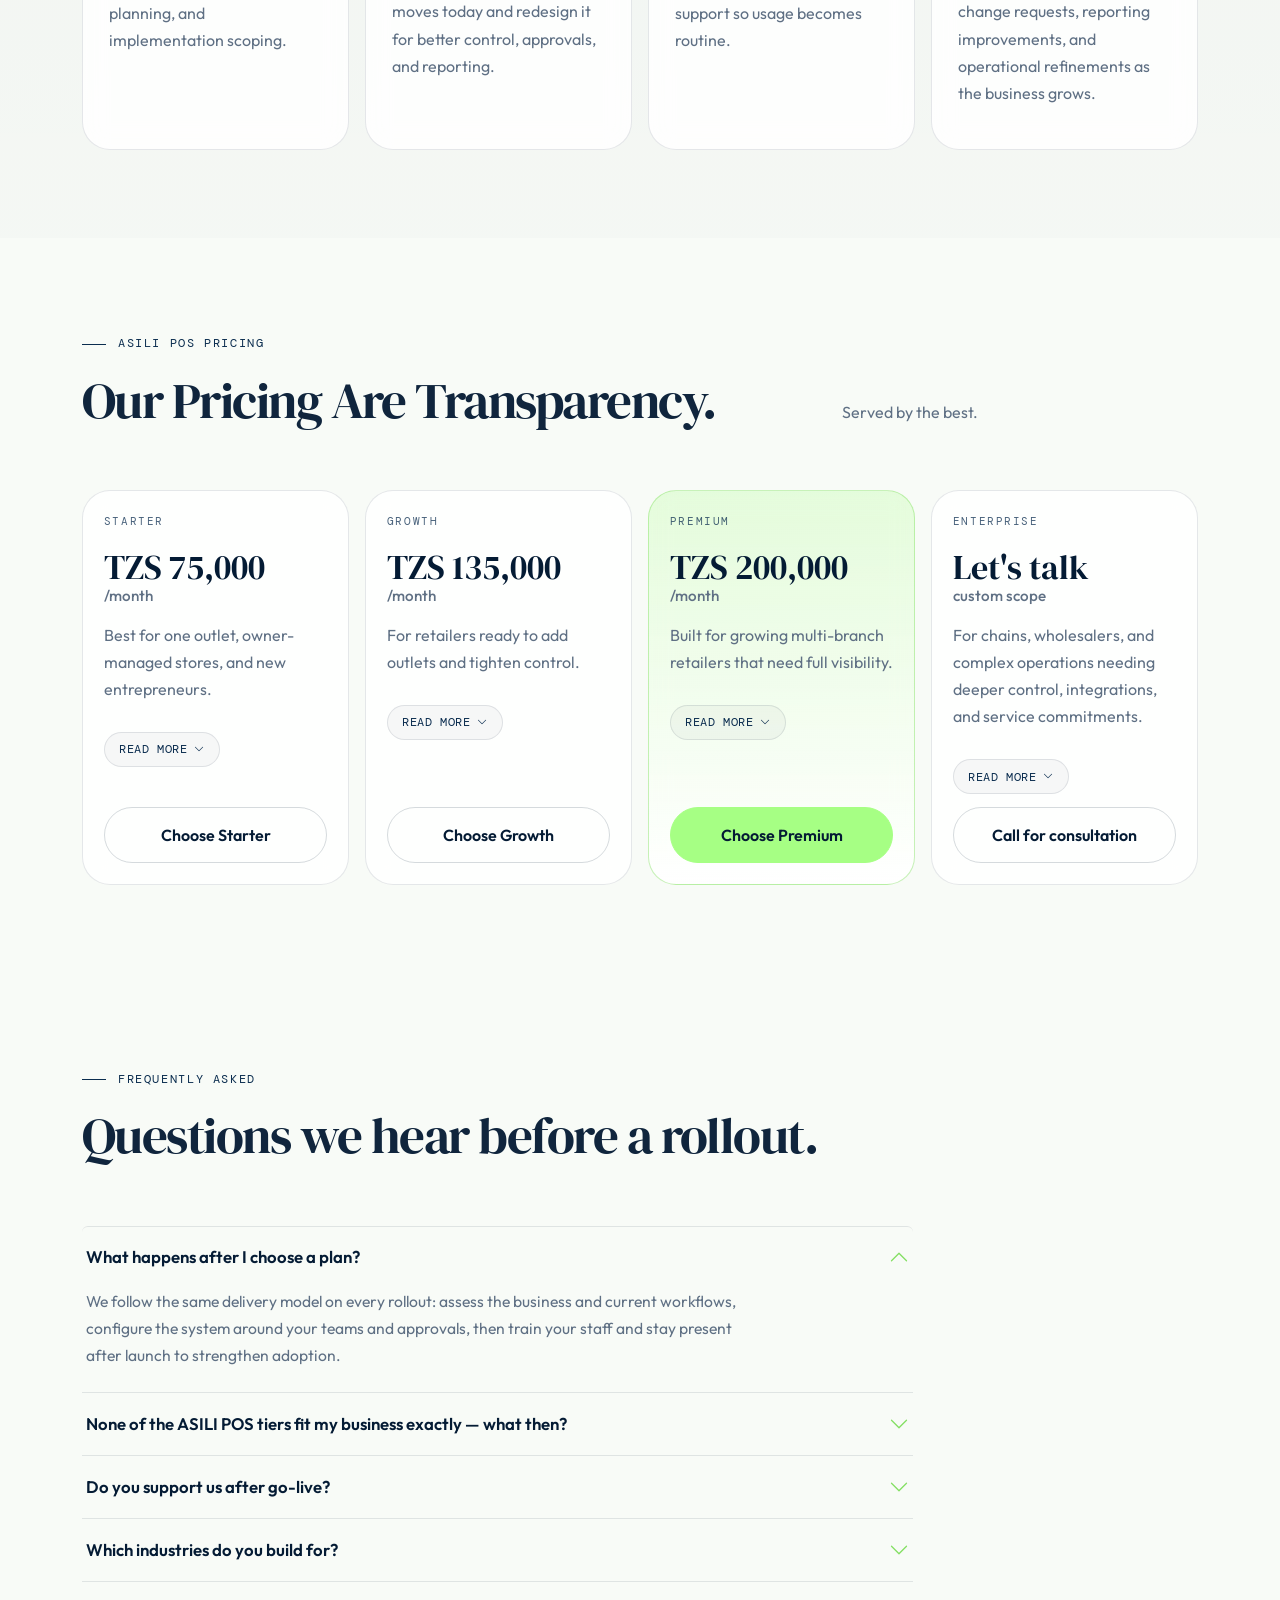
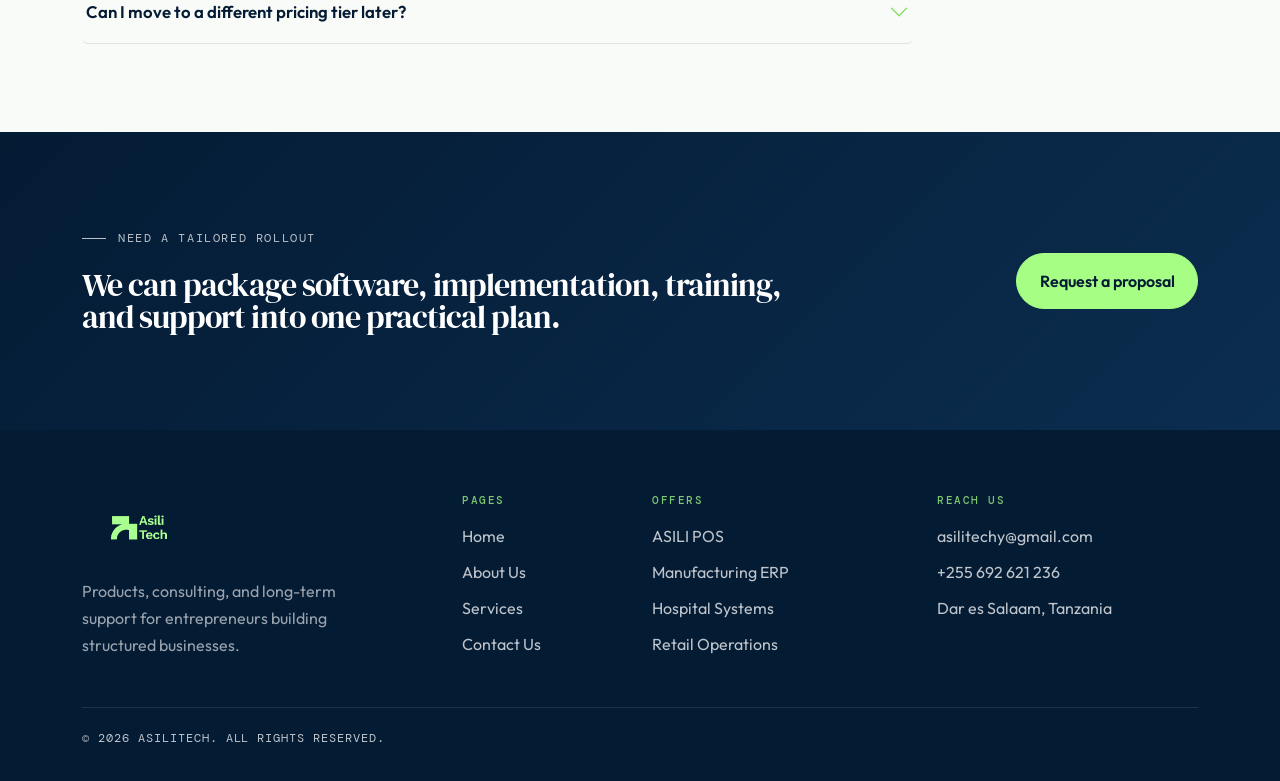
<file: services.html>
<!DOCTYPE html>
<html lang="en">
<head>
  <meta charset="UTF-8" />
  <meta name="viewport" content="width=device-width, initial-scale=1.0" />
  <title>Services | AsiliTech</title>
  <meta name="description" content="Explore AsiliTech services including ASILI POS, manufacturing systems, hospital operations, retail ERP, and implementation support." />
  <link rel="icon" type="image/png" href="logos/darkthemefavicon.png" />
  <link rel="preconnect" href="https://fonts.googleapis.com" />
  <link rel="preconnect" href="https://fonts.gstatic.com" crossorigin />
  <link href="https://fonts.googleapis.com/css2?family=DM+Serif+Display:ital@0;1&family=DM+Mono:wght@400;500&family=Outfit:wght@300;400;500;600;700&display=swap" rel="stylesheet" />
  <link href="https://cdn.jsdelivr.net/npm/bootstrap@5.3.3/dist/css/bootstrap.min.css" rel="stylesheet" />
  <link rel="stylesheet" href="https://cdn.jsdelivr.net/npm/bootstrap-icons@1.11.3/font/bootstrap-icons.min.css" />
  <link rel="stylesheet" href="site.css" />
</head>
<body data-page="services">
  <nav class="navbar navbar-expand-lg fixed-top site-nav" id="siteNav">
    <div class="container">
      <a class="navbar-brand brand-lockup" href="index.html">
        <img src="logos/darkthemelogo_transparent.png" alt="AsiliTech logo" />
      </a>
      <button class="navbar-toggler" type="button" data-bs-toggle="collapse" data-bs-target="#siteNavbar" aria-controls="siteNavbar" aria-expanded="false" aria-label="Toggle navigation">
        <span class="navbar-toggler-icon"></span>
      </button>
      <div class="collapse navbar-collapse" id="siteNavbar">
        <ul class="navbar-nav ms-auto align-items-lg-center gap-lg-2">
          <li class="nav-item"><a class="nav-link" data-page-link="home" href="index.html">Home</a></li>
          <li class="nav-item"><a class="nav-link" data-page-link="about" href="about.html">About Us</a></li>
          <li class="nav-item"><a class="nav-link" data-page-link="services" href="services.html">Services</a></li>
          <li class="nav-item"><a class="nav-link" data-page-link="contact" href="contact.html">Contact Us</a></li>
          <li class="nav-item"><a class="nav-link nav-cta" href="contact.html">Book a strategy call</a></li>
        </ul>
      </div>
    </div>
  </nav>

  <main>
    <section class="page-hero">
      <div class="container">
        <div class="row g-4 align-items-end">
          <div class="col-lg-8">
            <span class="eyebrow reveal">Services and products</span>
            <h1 class="page-title reveal reveal-delay-1">Operational software that helps teams move with <em>speed, control, and confidence.</em></h1>
          </div>
          <div class="col-lg-4">
            <p class="page-copy reveal reveal-delay-2">Our services combine implementation discipline, local business understanding, and product thinking to support entrepreneurs building real companies.</p>
          </div>
        </div>
      </div>
    </section>

    <section class="section-space">
      <div class="container">
        <span class="eyebrow reveal">Product suite</span>
        <h2 class="section-title reveal reveal-delay-1 mb-4">Explore what each system covers.</h2>
        <div class="module-explorer mt-1">
          <div class="module-tabs nav" role="tablist">
            <button class="module-tab active reveal" data-bs-toggle="pill" data-bs-target="#mod-pos" type="button" role="tab" aria-selected="true">
              <span class="card-index">01</span> ASILI POS
            </button>
            <button class="module-tab reveal reveal-delay-1" data-bs-toggle="pill" data-bs-target="#mod-hrms" type="button" role="tab" aria-selected="false">
              <span class="card-index">02</span> HRMS
            </button>
            <button class="module-tab reveal reveal-delay-2" data-bs-toggle="pill" data-bs-target="#mod-mfg" type="button" role="tab" aria-selected="false">
              <span class="card-index">03</span> Manufacturing systems
            </button>
            <button class="module-tab reveal reveal-delay-3" data-bs-toggle="pill" data-bs-target="#mod-hosp" type="button" role="tab" aria-selected="false">
              <span class="card-index">04</span> Hospital operations
            </button>
            <button class="module-tab reveal" data-bs-toggle="pill" data-bs-target="#mod-retail" type="button" role="tab" aria-selected="false">
              <span class="card-index">05</span> Retail and distribution
            </button>
            <button class="module-tab reveal reveal-delay-1" data-bs-toggle="pill" data-bs-target="#mod-custom" type="button" role="tab" aria-selected="false">
              <span class="card-index">06</span> Custom ERP implementations
            </button>
          </div>

          <div class="tab-content module-panels reveal reveal-delay-1">
            <div class="tab-pane fade show active" id="mod-pos" role="tabpanel">
              <span class="icon-badge lg"><i class="bi bi-shop-window"></i></span>
              <h3>ASILI POS</h3>
              <p>A clean point-of-sale product for Tanzanian retailers who need fast checkout, live inventory, staff control, sales dashboards, and reliable branch reporting.</p>
              <ul class="check-list">
                <li><i class="bi bi-check2"></i> Fast checkout</li>
                <li><i class="bi bi-check2"></i> Live inventory tracking</li>
                <li><i class="bi bi-check2"></i> Staff-level access control</li>
                <li><i class="bi bi-check2"></i> Sales dashboards</li>
                <li><i class="bi bi-check2"></i> Reliable branch reporting</li>
              </ul>
            </div>
            <div class="tab-pane fade" id="mod-hrms" role="tabpanel">
              <span class="icon-badge lg"><i class="bi bi-people"></i></span>
              <h3>HRMS</h3>
              <p>Staff records, attendance, payroll processing, leave management, and performance tracking in one system — built to simplify workforce management as teams scale.</p>
              <ul class="check-list">
                <li><i class="bi bi-check2"></i> Staff records</li>
                <li><i class="bi bi-check2"></i> Attendance tracking</li>
                <li><i class="bi bi-check2"></i> Payroll processing</li>
                <li><i class="bi bi-check2"></i> Leave management</li>
                <li><i class="bi bi-check2"></i> Performance tracking</li>
              </ul>
            </div>
            <div class="tab-pane fade" id="mod-mfg" role="tabpanel">
              <span class="icon-badge lg"><i class="bi bi-gear-wide-connected"></i></span>
              <h3>Manufacturing systems</h3>
              <p>Material planning, production orders, costing, quality checkpoints, and finished goods visibility for factories that need tighter execution.</p>
              <ul class="check-list">
                <li><i class="bi bi-check2"></i> Material planning</li>
                <li><i class="bi bi-check2"></i> Production orders</li>
                <li><i class="bi bi-check2"></i> Costing</li>
                <li><i class="bi bi-check2"></i> Quality checkpoints</li>
                <li><i class="bi bi-check2"></i> Finished goods visibility</li>
              </ul>
            </div>
            <div class="tab-pane fade" id="mod-hosp" role="tabpanel">
              <span class="icon-badge lg"><i class="bi bi-heart-pulse"></i></span>
              <h3>Hospital operations</h3>
              <p>Patient billing, pharmacy inventory, service capture, procurement tracking, and financial oversight for hospitals and clinics.</p>
              <ul class="check-list">
                <li><i class="bi bi-check2"></i> Patient billing</li>
                <li><i class="bi bi-check2"></i> Pharmacy inventory</li>
                <li><i class="bi bi-check2"></i> Service capture</li>
                <li><i class="bi bi-check2"></i> Procurement tracking</li>
                <li><i class="bi bi-check2"></i> Financial oversight</li>
              </ul>
            </div>
            <div class="tab-pane fade" id="mod-retail" role="tabpanel">
              <span class="icon-badge lg"><i class="bi bi-truck"></i></span>
              <h3>Retail and distribution</h3>
              <p>Inventory movement, purchasing, customer accounts, multi-branch performance, and daily management reports for fast-moving businesses.</p>
              <ul class="check-list">
                <li><i class="bi bi-check2"></i> Inventory movement</li>
                <li><i class="bi bi-check2"></i> Purchasing</li>
                <li><i class="bi bi-check2"></i> Customer accounts</li>
                <li><i class="bi bi-check2"></i> Multi-branch performance</li>
                <li><i class="bi bi-check2"></i> Daily management reports</li>
              </ul>
            </div>
            <div class="tab-pane fade" id="mod-custom" role="tabpanel">
              <span class="icon-badge lg"><i class="bi bi-tools"></i></span>
              <h3>Custom ERP implementations</h3>
              <p>Where off-the-shelf modules don't fit, we design and build tailored workflows, integrations, and reporting around your exact business processes and approval structures.</p>
              <ul class="check-list">
                <li><i class="bi bi-check2"></i> Tailored workflows</li>
                <li><i class="bi bi-check2"></i> System integrations</li>
                <li><i class="bi bi-check2"></i> Custom reporting</li>
                <li><i class="bi bi-check2"></i> Exact-process approval structures</li>
              </ul>
            </div>
          </div>
        </div>
      </div>
    </section>

    <section class="section-space surface-muted">
      <div class="container">
        <div class="row g-4 align-items-end mb-4 mb-lg-5">
          <div class="col-lg-7">
            <span class="eyebrow reveal">Consulting services</span>
            <h2 class="section-title reveal reveal-delay-1">What you get beyond the software itself.</h2>
          </div>
        </div>
        <div class="feature-grid feature-grid-wide">
          <article class="feature-card reveal">
            <h3>ERP advisory</h3>
            <p>System selection guidance, process reviews, rollout planning, and implementation scoping.</p>
          </article>
          <article class="feature-card reveal reveal-delay-1">
            <h3>Business process mapping</h3>
            <p>We document how work moves today and redesign it for better control, approvals, and reporting.</p>
          </article>
          <article class="feature-card reveal reveal-delay-2">
            <h3>Training and adoption</h3>
            <p>Team onboarding, role-based enablement, and post-launch support so usage becomes routine.</p>
          </article>
          <article class="feature-card reveal reveal-delay-3">
            <h3>Support and optimization</h3>
            <p>Continuous assistance, change requests, reporting improvements, and operational refinements as the business grows.</p>
          </article>
        </div>
      </div>
    </section>

    <section class="section-space">
      <div class="container">
        <div class="row g-4 align-items-end mb-4 mb-lg-5">
          <div class="col-lg-8">
            <span class="eyebrow reveal">ASILI POS pricing</span>
            <h2 class="section-title reveal reveal-delay-1">Our Pricing Are Transparency.</h2>
          </div>
          <div class="col-lg-4">
            <p class="section-copy reveal reveal-delay-2">Served by the best.</p>
          </div>
        </div>
        <div class="pricing-grid pricing-grid-4">
          <article class="pricing-card reveal">
            <span class="plan-label">Starter</span>
            <h3>TZS 75,000<span>/month</span></h3>
            <p>Best for one outlet, owner-managed stores, and new entrepreneurs.</p>
            <button
              class="plan-toggle"
              type="button"
              data-plan-toggle
              data-bs-toggle="collapse"
              data-bs-target="#planDetailsStarter"
              aria-expanded="false"
              aria-controls="planDetailsStarter"
            >
              <span class="plan-toggle-label">Read more</span>
              <i class="bi bi-chevron-down"></i>
            </button>
            <div class="collapse plan-details" id="planDetailsStarter">
              <ul>
                <li><strong>1 outlet, up to 2 users</strong> — simple pricing for a single till, no per-seat billing complexity</li>
                <li><strong>Sell and take payment</strong> — full sales and receipt flow, online or offline</li>
                <li><strong>Live stock visibility</strong> — item quantities always visible while you sell</li>
                <li><strong>Sales &amp; Cash dashboards</strong> — what sold and what was collected, by end of day</li>
                <li><strong>Email support</strong> — questions answered, nothing left unhandled</li>
              </ul>
            </div>
            <a class="btn btn-outline-brand w-100" href="contact.html">Choose Starter</a>
          </article>
          <article class="pricing-card reveal reveal-delay-1">
            <span class="plan-label">Growth</span>
            <h3>TZS 135,000<span>/month</span></h3>
            <p>For retailers ready to add outlets and tighten control.</p>
            <button
              class="plan-toggle"
              type="button"
              data-plan-toggle
              data-bs-toggle="collapse"
              data-bs-target="#planDetailsGrowth"
              aria-expanded="false"
              aria-controls="planDetailsGrowth"
            >
              <span class="plan-toggle-label">Read more</span>
              <i class="bi bi-chevron-down"></i>
            </button>
            <div class="collapse plan-details" id="planDetailsGrowth">
              <ul>
                <li><strong>Up to 2 outlets, 5 users</strong> — room to grow to a second location on a plan built for exactly that step</li>
                <li><strong>Purchasing workflow</strong> — request, order, and receipt, so restocking is tracked, not remembered</li>
                <li><strong>Customer accounts</strong> — know who's buying and build repeat relationships</li>
                <li><strong>Inventory Health dashboard</strong> — real visibility into stock levels and movement, not just what's on the shelf</li>
                <li><strong>Profit &amp; Loss summary</strong> — revenue, cost of goods sold, and gross profit at a glance</li>
                <li><strong>Phone / WhatsApp support</strong> — faster answers than email as the stakes go up</li>
              </ul>
            </div>
            <a class="btn btn-outline-brand w-100" href="contact.html">Choose Growth</a>
          </article>
          <article class="pricing-card featured reveal reveal-delay-2">
            <span class="plan-label">Premium</span>
            <h3>TZS 200,000<span>/month</span></h3>
            <p>Built for growing multi-branch retailers that need full visibility.</p>
            <button
              class="plan-toggle"
              type="button"
              data-plan-toggle
              data-bs-toggle="collapse"
              data-bs-target="#planDetailsPremium"
              aria-expanded="false"
              aria-controls="planDetailsPremium"
            >
              <span class="plan-toggle-label">Read more</span>
              <i class="bi bi-chevron-down"></i>
            </button>
            <div class="collapse plan-details" id="planDetailsPremium">
              <ul>
                <li><strong>Up to 5 outlets, 10 users</strong> — room to grow to a real small chain</li>
                <li><strong>Cashier Performance dashboard</strong> — see which cashiers are driving sales, and flag discount patterns worth a conversation</li>
                <li><strong>Wallet &amp; Loyalty program</strong> — a full, GL-integrated customer wallet and loyalty balance system</li>
                <li><strong>Bank Reconciliation</strong> — match your bank statement against recorded payments</li>
                <li><strong>Trial Balance report</strong> — every ledger account's balance, ready for month-end close</li>
                <li><strong>Barcode scanning</strong> — scan instead of search, real speed at the till</li>
                <li><strong>Priority support</strong> — faster response than Growth's line</li>
              </ul>
            </div>
            <a class="btn btn-brand w-100" href="contact.html">Choose Premium</a>
          </article>
          <article class="pricing-card reveal reveal-delay-3">
            <span class="plan-label">Enterprise</span>
            <h3>Let's talk<span>custom scope</span></h3>
            <p>For chains, wholesalers, and complex operations needing deeper control, integrations, and service commitments.</p>
            <button
              class="plan-toggle"
              type="button"
              data-plan-toggle
              data-bs-toggle="collapse"
              data-bs-target="#planDetailsEnterprise"
              aria-expanded="false"
              aria-controls="planDetailsEnterprise"
            >
              <span class="plan-toggle-label">Read more</span>
              <i class="bi bi-chevron-down"></i>
            </button>
            <div class="collapse plan-details" id="planDetailsEnterprise">
              <ul>
                <li><strong>Unlimited outlets and users</strong> — no ceiling as the chain grows</li>
                <li><strong>Custom user roles and approvals</strong> — match your actual org chart, not a generic Cashier/Manager split</li>
                <li><strong>Full accounting access</strong> — Balance Sheet, General Ledger drill-down, and consolidated multi-company reporting</li>
                <li><strong>ERP and finance integrations</strong> — connect to whatever accounting/ERP the business already runs on</li>
                <li><strong>Dedicated onboarding and training</strong> — hands-on rollout, not a self-serve signup</li>
                <li><strong>SLA-based support</strong> — committed response times, not best-effort</li>
              </ul>
            </div>
            <a class="btn btn-outline-brand w-100" href="contact.html">Call for consultation</a>
          </article>
        </div>
      </div>
    </section>

    <section class="section-space">
      <div class="container">
        <div class="row g-4 align-items-end mb-4 mb-lg-5">
          <div class="col-lg-8">
            <span class="eyebrow reveal">Frequently asked</span>
            <h2 class="section-title reveal reveal-delay-1">Questions we hear before a rollout.</h2>
          </div>
        </div>
        <div class="row">
          <div class="col-lg-9">
            <div class="accordion faq-accordion reveal reveal-delay-1" id="faqAccordion">
              <div class="accordion-item">
                <h3 class="accordion-header">
                  <button class="accordion-button" type="button" data-bs-toggle="collapse" data-bs-target="#faq1" aria-expanded="true" aria-controls="faq1">
                    What happens after I choose a plan?
                  </button>
                </h3>
                <div id="faq1" class="accordion-collapse collapse show" data-bs-parent="#faqAccordion">
                  <div class="accordion-body">We follow the same delivery model on every rollout: assess the business and current workflows, configure the system around your teams and approvals, then train your staff and stay present after launch to strengthen adoption.</div>
                </div>
              </div>
              <div class="accordion-item">
                <h3 class="accordion-header">
                  <button class="accordion-button collapsed" type="button" data-bs-toggle="collapse" data-bs-target="#faq2" aria-expanded="false" aria-controls="faq2">
                    None of the ASILI POS tiers fit my business exactly — what then?
                  </button>
                </h3>
                <div id="faq2" class="accordion-collapse collapse" data-bs-parent="#faqAccordion">
                  <div class="accordion-body">That's what the Enterprise tier and our custom ERP implementations are for. For chains, wholesalers, and complex operations, we design custom roles, integrations, and reporting around your exact process — call us for a consultation instead of forcing a standard plan.</div>
                </div>
              </div>
              <div class="accordion-item">
                <h3 class="accordion-header">
                  <button class="accordion-button collapsed" type="button" data-bs-toggle="collapse" data-bs-target="#faq3" aria-expanded="false" aria-controls="faq3">
                    Do you support us after go-live?
                  </button>
                </h3>
                <div id="faq3" class="accordion-collapse collapse" data-bs-parent="#faqAccordion">
                  <div class="accordion-body">Yes. We remain available after go-live because the real test of a system starts when teams use it every day — support and optimization continue as change requests and reporting needs come up.</div>
                </div>
              </div>
              <div class="accordion-item">
                <h3 class="accordion-header">
                  <button class="accordion-button collapsed" type="button" data-bs-toggle="collapse" data-bs-target="#faq4" aria-expanded="false" aria-controls="faq4">
                    Which industries do you build for?
                  </button>
                </h3>
                <div id="faq4" class="accordion-collapse collapse" data-bs-parent="#faqAccordion">
                  <div class="accordion-body">Retail stores and supermarkets, manufacturing and processing, hospitals and clinics, distributors and wholesalers, hospitality and service brands, and growing multi-branch businesses.</div>
                </div>
              </div>
              <div class="accordion-item">
                <h3 class="accordion-header">
                  <button class="accordion-button collapsed" type="button" data-bs-toggle="collapse" data-bs-target="#faq5" aria-expanded="false" aria-controls="faq5">
                    Can I move to a different pricing tier later?
                  </button>
                </h3>
                <div id="faq5" class="accordion-collapse collapse" data-bs-parent="#faqAccordion">
                  <div class="accordion-body">Yes — as your outlets, users, or reporting needs grow, you can move up from Starter through Growth and Premium, or into a custom Enterprise plan. Get in touch when you're ready and we'll handle the transition.</div>
                </div>
              </div>
            </div>
          </div>
        </div>
      </div>
    </section>

    <section class="section-space cta-block">
      <div class="container">
        <div class="row align-items-center g-4">
          <div class="col-lg-8">
            <span class="eyebrow on-dark reveal">Need a tailored rollout</span>
            <h2 class="cta-title reveal reveal-delay-1">We can package software, implementation, training, and support into one practical plan.</h2>
          </div>
          <div class="col-lg-4 text-lg-end reveal reveal-delay-2">
            <a class="btn btn-brand" href="contact.html">Request a proposal</a>
          </div>
        </div>
      </div>
    </section>
  </main>

  <footer class="site-footer">
    <div class="container">
      <div class="row g-4">
        <div class="col-lg-4">
          <img class="footer-logo" src="logos/darkthemelogo_transparent.png" alt="AsiliTech logo" />
          <p class="footer-copy-text">Products, consulting, and long-term support for entrepreneurs building structured businesses.</p>
        </div>
        <div class="col-6 col-lg-2">
          <h3>Pages</h3>
          <ul>
            <li><a href="index.html">Home</a></li>
            <li><a href="about.html">About Us</a></li>
            <li><a href="services.html">Services</a></li>
            <li><a href="contact.html">Contact Us</a></li>
          </ul>
        </div>
        <div class="col-6 col-lg-3">
          <h3>Offers</h3>
          <ul>
            <li>ASILI POS</li>
            <li>Manufacturing ERP</li>
            <li>Hospital Systems</li>
            <li>Retail Operations</li>
          </ul>
        </div>
        <div class="col-lg-3">
          <h3>Reach us</h3>
          <ul>
            <li><a href="mailto:hello@asilitech.co">asilitechy@gmail.com</a></li>
            <li><a href="tel:+255700000000">+255 692 621 236</a></li>
            <li>Dar es Salaam, Tanzania</li>
          </ul>
        </div>
      </div>
      <div class="footer-bottom">
        <span>© <span data-year></span> AsiliTech. All rights reserved.</span>
      </div>
    </div>
  </footer>

  <script src="https://cdn.jsdelivr.net/npm/bootstrap@5.3.3/dist/js/bootstrap.bundle.min.js"></script>
  <script src="site.js"></script>
</body>
</html>
</file>
<file: site.css>
:root {
  --navy: #041b34;
  --navy-soft: #0b2d4f;
  --green: #a6ff84;
  --green-deep: #84df63;
  --mist: #eef2ef;
  --paper: #f8fbf7;
  --white: #ffffff;
  --text: #10253d;
  --muted: #5f7084;
  --border: rgba(4, 27, 52, 0.1);
  --border-strong: rgba(4, 27, 52, 0.16);
  --shadow: 0 25px 70px rgba(4, 27, 52, 0.12);
  --radius-lg: 28px;
  --radius-md: 20px;
  --radius-sm: 14px;
}

* {
  box-sizing: border-box;
}

html {
  scroll-behavior: smooth;
}

body {
  margin: 0;
  font-family: 'Outfit', sans-serif;
  color: var(--text);
  background:
    radial-gradient(circle at top left, rgba(166, 255, 132, 0.16), transparent 24%),
    radial-gradient(circle at 90% 15%, rgba(4, 27, 52, 0.08), transparent 22%),
    var(--paper);
  line-height: 1.7;
}

a {
  color: inherit;
}

img {
  max-width: 100%;
  display: block;
}

main {
  overflow: hidden;
}

.site-nav {
  padding: 1rem 0;
  background: rgba(4, 27, 52, 0.92);
  backdrop-filter: blur(14px);
  transition: box-shadow 0.25s ease, padding 0.25s ease;
}

.site-nav.is-scrolled {
  box-shadow: 0 14px 40px rgba(1, 16, 30, 0.18);
  padding: 0.8rem 0;
}

.brand-lockup img,
.footer-logo {
  width: 118px;
  height: 68px;
  object-fit: contain;
}

.navbar-toggler {
  border-color: rgba(255, 255, 255, 0.25);
}

.navbar-toggler:focus {
  box-shadow: none;
}

.navbar-toggler-icon {
  background-image: url("data:image/svg+xml,%3csvg xmlns='http://www.w3.org/2000/svg' viewBox='0 0 30 30'%3e%3cpath stroke='rgba(255,255,255,0.82)' stroke-linecap='round' stroke-miterlimit='10' stroke-width='2' d='M4 7h22M4 15h22M4 23h22'/%3e%3c/svg%3e");
}

.nav-link {
  color: rgba(255, 255, 255, 0.7) !important;
  font-size: 0.92rem;
  font-weight: 500;
  letter-spacing: 0.02em;
}

.nav-link:hover,
.nav-link.is-active {
  color: var(--white) !important;
}

.nav-cta {
  background: var(--green);
  color: var(--navy) !important;
  border-radius: 999px;
  padding: 0.72rem 1.15rem !important;
  font-family: 'DM Mono', monospace;
  font-size: 0.75rem;
  letter-spacing: 0.06em;
}

.nav-cta:hover {
  background: var(--green-deep);
}

.hero-home,
.page-hero {
  position: relative;
  padding-top: 8rem;
}

.hero-home {
  min-height: 100vh;
  display: flex;
  align-items: center;
  padding-bottom: 4rem;
}

.page-hero {
  padding-bottom: 2.5rem;
}

.eyebrow,
.micro-label,
.plan-label,
.site-footer h3,
.card-index,
.form-note {
  font-family: 'DM Mono', monospace;
  letter-spacing: 0.14em;
  text-transform: uppercase;
}

.eyebrow {
  display: inline-flex;
  align-items: center;
  gap: 0.75rem;
  color: var(--navy-soft);
  font-size: 0.72rem;
  margin-bottom: 1.25rem;
  opacity: 0.72;
}

.eyebrow::before {
  content: '';
  width: 24px;
  height: 1px;
  background: currentColor;
}

.on-dark {
  color: rgba(255, 255, 255, 0.72);
}

.display-title,
.page-title,
.section-title,
.cta-title,
.quote-panel h2 {
  font-family: 'DM Serif Display', serif;
  letter-spacing: -0.03em;
  line-height: 1.02;
}

.display-title {
  max-width: 11ch;
  font-size: clamp(3.1rem, 7vw, 6.15rem);
  margin-bottom: 1.5rem;
}

.page-title {
  font-size: clamp(2.6rem, 5vw, 4.8rem);
}

.section-title {
  font-size: clamp(2rem, 4vw, 3.5rem);
  margin-bottom: 1rem;
}

.display-title em,
.page-title em,
.section-title em,
.cta-title em,
.quote-panel em {
  color: var(--green);
  font-style: italic;
}

.lead-copy,
.page-copy,
.section-copy,
.hero-mini-note,
.quote-panel p,
.feature-card p,
.solution-card p,
.timeline-item p,
.pricing-card p,
.contact-card p,
.info-card h3,
.footer-copy-text {
  color: var(--muted);
}

.lead-copy,
.page-copy {
  font-size: 1.08rem;
  max-width: 58ch;
}

.hero-actions {
  display: flex;
  flex-wrap: wrap;
  gap: 1rem;
  margin-top: 2rem;
}

.hero-mini-note {
  margin-top: 1.25rem;
  font-size: 0.96rem;
}

.btn-brand,
.btn-outline-brand {
  border-radius: 999px;
  padding: 0.95rem 1.4rem;
  font-weight: 600;
  transition: transform 0.2s ease, background 0.2s ease, color 0.2s ease, border-color 0.2s ease;
}

.btn-brand {
  background: var(--green);
  border: 1px solid var(--green);
  color: var(--navy);
}

.btn-brand:hover {
  background: var(--green-deep);
  border-color: var(--green-deep);
  color: var(--navy);
  transform: translateY(-1px);
}

.btn-outline-brand {
  background: transparent;
  border: 1px solid var(--border-strong);
  color: var(--navy);
}

.btn-outline-brand:hover {
  border-color: var(--navy);
  color: var(--navy);
  transform: translateY(-1px);
}

.hero-panel,
.quote-panel,
.contact-form-panel,
.info-card,
.contact-card,
.feature-card,
.solution-card,
.pricing-card {
  border: 1px solid var(--border);
  border-radius: var(--radius-lg);
  background: rgba(255, 255, 255, 0.84);
  backdrop-filter: blur(12px);
}

.hero-panel {
  padding: 1.35rem;
  box-shadow: var(--shadow);
}

.hero-panel-top,
.footer-bottom {
  display: flex;
  justify-content: space-between;
  align-items: center;
  gap: 1rem;
}

.micro-label {
  font-size: 0.68rem;
  color: var(--muted);
}

.status-pill {
  display: inline-flex;
  align-items: center;
  gap: 0.45rem;
  padding: 0.38rem 0.7rem;
  border-radius: 999px;
  background: rgba(166, 255, 132, 0.18);
  color: var(--navy);
  font-size: 0.78rem;
}

.status-pill span {
  width: 8px;
  height: 8px;
  border-radius: 50%;
  background: var(--green-deep);
}

.word-stack {
  position: relative;
  min-height: 4.5rem;
  margin: 1.6rem 0 1.25rem;
}

.word-stack .word {
  position: absolute;
  inset: 0;
  opacity: 0;
  transform: translateY(16px);
  transition: opacity 0.35s ease, transform 0.35s ease;
  font-family: 'DM Serif Display', serif;
  font-size: clamp(2.2rem, 4vw, 3.2rem);
}

.word-stack .word.active {
  opacity: 1;
  transform: translateY(0);
}

.metric-grid,
.feature-grid,
.pricing-grid,
.industry-grid {
  display: grid;
  gap: 1rem;
}

.metric-grid {
  grid-template-columns: repeat(2, minmax(0, 1fr));
}

.metric-card {
  padding: 1.05rem;
  border-radius: var(--radius-md);
  background: linear-gradient(180deg, rgba(4, 27, 52, 0.04), rgba(4, 27, 52, 0.01));
}

.metric-card strong,
.pricing-card h3,
.contact-card a,
.contact-card strong {
  display: block;
  color: var(--navy);
}

.metric-card span {
  display: block;
  margin-top: 0.35rem;
  color: var(--muted);
  font-size: 0.93rem;
}

.band-strip {
  background: var(--navy);
  overflow: hidden;
  padding: 1rem 0;
}

.band-track {
  display: flex;
  gap: 2.25rem;
  white-space: nowrap;
  color: rgba(255, 255, 255, 0.72);
  font-family: 'DM Mono', monospace;
  font-size: 0.72rem;
  letter-spacing: 0.14em;
  text-transform: uppercase;
  animation: marquee 26s linear infinite;
}

@keyframes marquee {
  from { transform: translateX(0); }
  to { transform: translateX(-30%); }
}

.section-space {
  padding: 5.5rem 0;
}

.surface-muted {
  background: linear-gradient(180deg, rgba(4, 27, 52, 0.03), rgba(4, 27, 52, 0.015));
}

.feature-grid {
  grid-template-columns: repeat(3, minmax(0, 1fr));
}

.feature-grid-wide {
  grid-template-columns: repeat(4, minmax(0, 1fr));
}

.feature-card,
.solution-card,
.pricing-card,
.info-card,
.contact-card,
.contact-form-panel {
  padding: 1.6rem;
}

.feature-card h3,
.solution-card h3,
.timeline-item h3,
.info-card h3,
.contact-card a,
.contact-card strong {
  font-size: 1.35rem;
  line-height: 1.2;
  margin: 0.4rem 0 0.7rem;
}

.card-index,
.plan-label,
.site-footer h3 {
  font-size: 0.7rem;
  color: var(--navy-soft);
  opacity: 0.75;
}

.text-link {
  font-weight: 600;
  color: var(--navy);
  text-decoration: none;
}

.text-link i {
  margin-left: 0.35rem;
}

.quote-panel {
  background: var(--navy);
  color: var(--white);
  display: grid;
  grid-template-columns: 1.2fr 0.8fr;
  gap: 2rem;
  padding: 2rem;
}

.quote-panel h2,
.cta-title {
  color: var(--white);
}

.timeline-list {
  display: grid;
  gap: 1rem;
}

.timeline-item {
  display: grid;
  grid-template-columns: 72px 1fr;
  gap: 1rem;
  align-items: start;
  padding: 1.2rem 0;
  border-bottom: 1px solid var(--border);
}

.timeline-item:first-child {
  border-top: 1px solid var(--border);
}

.timeline-item span {
  font-family: 'DM Mono', monospace;
  color: var(--muted);
  font-size: 0.78rem;
  padding-top: 0.3rem;
}

.cta-block {
  background: linear-gradient(135deg, var(--navy), var(--navy-soft));
}

.site-footer {
  background: var(--navy);
  color: rgba(255, 255, 255, 0.74);
  padding: 4rem 0 2rem;
}

.site-footer h3 {
  color: var(--green);
  margin-bottom: 1rem;
}

.site-footer ul {
  list-style: none;
  padding: 0;
  margin: 0;
}

.site-footer li {
  margin-bottom: 0.55rem;
}

.site-footer a {
  color: rgba(255, 255, 255, 0.74);
  text-decoration: none;
}

.site-footer a:hover {
  color: var(--white);
}

.footer-copy-text {
  margin-top: 1rem;
  max-width: 28ch;
  color: rgba(255, 255, 255, 0.6);
}

.footer-bottom {
  margin-top: 2rem;
  padding-top: 1.25rem;
  border-top: 1px solid rgba(255, 255, 255, 0.1);
  font-family: 'DM Mono', monospace;
  font-size: 0.76rem;
  letter-spacing: 0.08em;
  text-transform: uppercase;
}

.stacked-cards,
.contact-stack {
  display: grid;
  gap: 1rem;
}

.industry-grid {
  grid-template-columns: repeat(2, minmax(0, 1fr));
}

.industry-chip {
  padding: 1rem 1.15rem;
  border: 1px solid var(--border);
  border-radius: 999px;
  background: rgba(255, 255, 255, 0.78);
  font-weight: 500;
}

.tall-card {
  min-height: 100%;
}

.pricing-grid {
  grid-template-columns: repeat(3, minmax(0, 1fr));
  align-items: stretch;
}

.pricing-grid-4 {
  grid-template-columns: repeat(4, minmax(0, 1fr));
}

.pricing-grid-4 .pricing-card {
  padding: 1.3rem;
}

.pricing-grid-4 .pricing-card h3 {
  font-size: clamp(1.5rem, 3vw, 2.1rem);
}

@media (max-width: 1199px) {
  .pricing-grid-4 {
    grid-template-columns: repeat(2, minmax(0, 1fr));
  }
}

.pricing-card {
  display: flex;
  flex-direction: column;
  gap: 1rem;
}

.pricing-card h3 {
  font-family: 'DM Serif Display', serif;
  font-size: clamp(2rem, 4vw, 3rem);
  margin: 0;
}

.pricing-card h3 span {
  display: block;
  font-family: 'Outfit', sans-serif;
  font-size: 0.95rem;
  color: var(--muted);
  font-weight: 500;
  letter-spacing: 0;
}

.pricing-card ul {
  list-style: none;
  padding: 0;
  margin: 0;
  display: grid;
  gap: 0.85rem;
}

.pricing-card li {
  position: relative;
  padding-left: 1.2rem;
  color: var(--muted);
  line-height: 1.5;
}

.pricing-card li strong {
  color: var(--text);
  font-weight: 600;
}

.pricing-card li::before {
  content: '';
  position: absolute;
  top: 0.65rem;
  left: 0;
  width: 7px;
  height: 7px;
  border-radius: 50%;
  background: var(--green-deep);
}

.plan-toggle {
  display: inline-flex;
  align-items: center;
  align-self: flex-start;
  gap: 0.4rem;
  margin: -0.2rem 0;
  padding: 0.4rem 0.9rem;
  border: 1px solid var(--border);
  border-radius: 999px;
  background: rgba(4, 27, 52, 0.03);
  font-family: 'DM Mono', monospace;
  font-size: 0.74rem;
  letter-spacing: 0.05em;
  text-transform: uppercase;
  color: var(--navy-soft);
  cursor: pointer;
  transition: background 0.25s ease, border-color 0.25s ease, color 0.25s ease,
    transform 0.18s ease, box-shadow 0.25s ease;
}

.plan-toggle:hover {
  background: rgba(166, 255, 132, 0.2);
  border-color: rgba(132, 223, 99, 0.55);
  color: var(--navy);
  transform: translateY(-1px);
  box-shadow: 0 8px 18px rgba(4, 27, 52, 0.1);
}

.plan-toggle:active {
  transform: translateY(0) scale(0.96);
  box-shadow: none;
}

.plan-toggle:focus-visible {
  outline: 2px solid var(--green-deep);
  outline-offset: 2px;
}

.plan-toggle[aria-expanded="true"] {
  background: rgba(166, 255, 132, 0.24);
  border-color: rgba(132, 223, 99, 0.55);
  color: var(--navy);
}

.plan-toggle .bi {
  font-size: 0.85em;
  transition: transform 0.35s cubic-bezier(0.34, 1.56, 0.64, 1);
}

.plan-toggle[aria-expanded="true"] .bi {
  transform: rotate(180deg);
}

.plan-details ul {
  padding-top: 0.3rem;
}

.plan-details:not(.show) ul {
  opacity: 0;
}

.plan-details.collapsing ul,
.plan-details.show ul {
  opacity: 1;
  transition: opacity 0.3s ease 0.08s;
}

.plan-details ul li {
  transition: transform 0.3s ease, opacity 0.3s ease;
}

.plan-details:not(.show):not(.collapsing) ul li {
  transform: translateY(-3px);
}

@media (prefers-reduced-motion: reduce) {
  .plan-toggle,
  .plan-toggle .bi,
  .plan-details ul,
  .plan-details ul li {
    transition: none !important;
  }
}

.pricing-card .btn {
  margin-top: auto;
}

.pricing-card.featured {
  background: linear-gradient(180deg, rgba(166, 255, 132, 0.24), rgba(255, 255, 255, 0.95));
  border-color: rgba(132, 223, 99, 0.45);
  transform: translateY(-8px);
}

.pricing-note {
  margin-top: 1.2rem;
  color: var(--muted);
}

.contact-card a {
  text-decoration: none;
}

.contact-form-panel label {
  display: block;
  margin-bottom: 0.35rem;
  font-family: 'DM Mono', monospace;
  font-size: 0.68rem;
  color: var(--navy-soft);
  letter-spacing: 0.12em;
  text-transform: uppercase;
}

.contact-form-panel .form-control,
.contact-form-panel .form-select {
  min-height: 54px;
  border-radius: var(--radius-sm);
  border: 1px solid var(--border);
  background: rgba(255, 255, 255, 0.82);
  padding: 0.9rem 1rem;
}

.contact-form-panel textarea.form-control {
  min-height: 150px;
}

.contact-form-panel .form-control:focus,
.contact-form-panel .form-select:focus {
  border-color: rgba(132, 223, 99, 0.85);
  box-shadow: 0 0 0 0.2rem rgba(166, 255, 132, 0.15);
}

.form-note {
  font-size: 0.68rem;
  color: var(--muted);
}

.reveal {
  opacity: 0;
  transform: translateY(28px);
  transition: opacity 0.7s ease, transform 0.7s ease;
}

.reveal.visible {
  opacity: 1;
  transform: translateY(0);
}

.reveal-delay-1 {
  transition-delay: 0.08s;
}

.reveal-delay-2 {
  transition-delay: 0.16s;
}

.reveal-delay-3 {
  transition-delay: 0.24s;
}

.reveal-delay-4 {
  transition-delay: 0.32s;
}

@media (max-width: 1199px) {
  .feature-grid-wide {
    grid-template-columns: repeat(2, minmax(0, 1fr));
  }
}

@media (max-width: 991px) {
  .hero-home {
    min-height: auto;
    padding-bottom: 3rem;
  }

  .metric-grid,
  .feature-grid,
  .pricing-grid,
  .industry-grid,
  .feature-grid-wide,
  .quote-panel {
    grid-template-columns: 1fr;
  }

  .quote-panel {
    gap: 1rem;
  }

  .nav-cta {
    margin-top: 0.5rem;
    display: inline-block;
  }
}

@media (max-width: 767px) {
  .site-nav {
    padding: 0.8rem 0;
  }

  .hero-home,
  .page-hero {
    padding-top: 7rem;
  }

  .section-space {
    padding: 4.3rem 0;
  }

  .timeline-item {
    grid-template-columns: 1fr;
  }

  .footer-bottom,
  .hero-actions {
    align-items: flex-start;
    flex-direction: column;
  }
}

/* ---------- Icon badges (principles, module tabs) ---------- */
.icon-badge {
  display: inline-flex;
  align-items: center;
  justify-content: center;
  width: 46px;
  height: 46px;
  border-radius: 50%;
  background: var(--navy);
  color: var(--green);
  font-size: 1.25rem;
  margin-bottom: 0.9rem;
  flex-shrink: 0;
}

.icon-badge.lg {
  width: 62px;
  height: 62px;
  font-size: 1.6rem;
}

/* ---------- Industry chips with icons ---------- */
.industry-chip {
  display: flex;
  align-items: center;
  gap: 0.85rem;
}

.industry-chip .icon-badge {
  width: 38px;
  height: 38px;
  font-size: 1.05rem;
  margin-bottom: 0;
}

/* ---------- Module explorer (tabbed product suite) ---------- */
.module-explorer {
  display: grid;
  grid-template-columns: 300px 1fr;
  gap: 1.5rem;
  align-items: start;
}

.module-tabs {
  display: flex;
  flex-direction: column;
  gap: 0.5rem;
  border: none;
}

.module-tab {
  display: flex;
  align-items: center;
  gap: 0.8rem;
  width: 100%;
  text-align: left;
  padding: 0.9rem 1.1rem;
  border-radius: var(--radius-md);
  border: 1px solid var(--border);
  background: rgba(255, 255, 255, 0.7);
  color: var(--text);
  font-family: 'Outfit', sans-serif;
  font-weight: 500;
  font-size: 0.98rem;
  transition: background 0.2s ease, border-color 0.2s ease, color 0.2s ease;
}

.module-tab .card-index {
  font-family: 'DM Mono', monospace;
  color: var(--muted);
  opacity: 1;
}

.module-tab:hover {
  border-color: var(--border-strong);
}

.module-tab.active {
  background: var(--navy);
  border-color: var(--navy);
  color: var(--white);
}

.module-tab.active .card-index {
  color: var(--green);
}

.module-panels {
  border: 1px solid var(--border);
  border-radius: var(--radius-lg);
  background: rgba(255, 255, 255, 0.84);
  padding: 2rem;
  min-height: 380px;
}

.check-list {
  list-style: none;
  padding: 0;
  margin: 1.25rem 0 0;
  display: grid;
  grid-template-columns: repeat(2, minmax(0, 1fr));
  gap: 0.65rem 1.5rem;
}

.check-list li {
  display: flex;
  align-items: flex-start;
  gap: 0.55rem;
  color: var(--text);
  font-size: 0.96rem;
}

.check-list i {
  color: var(--green-deep);
  margin-top: 0.2rem;
  flex-shrink: 0;
}

@media (max-width: 991px) {
  .module-explorer {
    grid-template-columns: 1fr;
  }

  .module-tabs {
    flex-direction: row;
    flex-wrap: wrap;
  }

  .module-tab {
    width: auto;
    flex: 1 1 auto;
  }

  .check-list {
    grid-template-columns: 1fr;
  }
}

/* ---------- FAQ accordion ---------- */
.faq-accordion .accordion-item {
  background: transparent;
  border: none;
  border-bottom: 1px solid var(--border);
}

.faq-accordion .accordion-item:first-child {
  border-top: 1px solid var(--border);
}

.faq-accordion .accordion-button {
  background: transparent;
  color: var(--navy);
  font-family: 'Outfit', sans-serif;
  font-weight: 600;
  font-size: 1.05rem;
  padding: 1.3rem 0.25rem;
  box-shadow: none;
}

.faq-accordion .accordion-button:not(.collapsed) {
  background: transparent;
  color: var(--navy);
  box-shadow: none;
}

.faq-accordion .accordion-button:focus {
  box-shadow: none;
}

.faq-accordion .accordion-button::after {
  filter: none;
  background-image: url("data:image/svg+xml,%3csvg xmlns='http://www.w3.org/2000/svg' viewBox='0 0 16 16' fill='%2384DF63'%3e%3cpath fill-rule='evenodd' d='M1.646 4.646a.5.5 0 0 1 .708 0L8 10.293l5.646-5.647a.5.5 0 0 1 .708.708l-6 6a.5.5 0 0 1-.708 0l-6-6a.5.5 0 0 1 0-.708z'/%3e%3c/svg%3e");
}

.faq-accordion .accordion-body {
  color: var(--muted);
  padding: 0 0.25rem 1.5rem;
  font-size: 0.98rem;
  max-width: 68ch;
}
</file>
